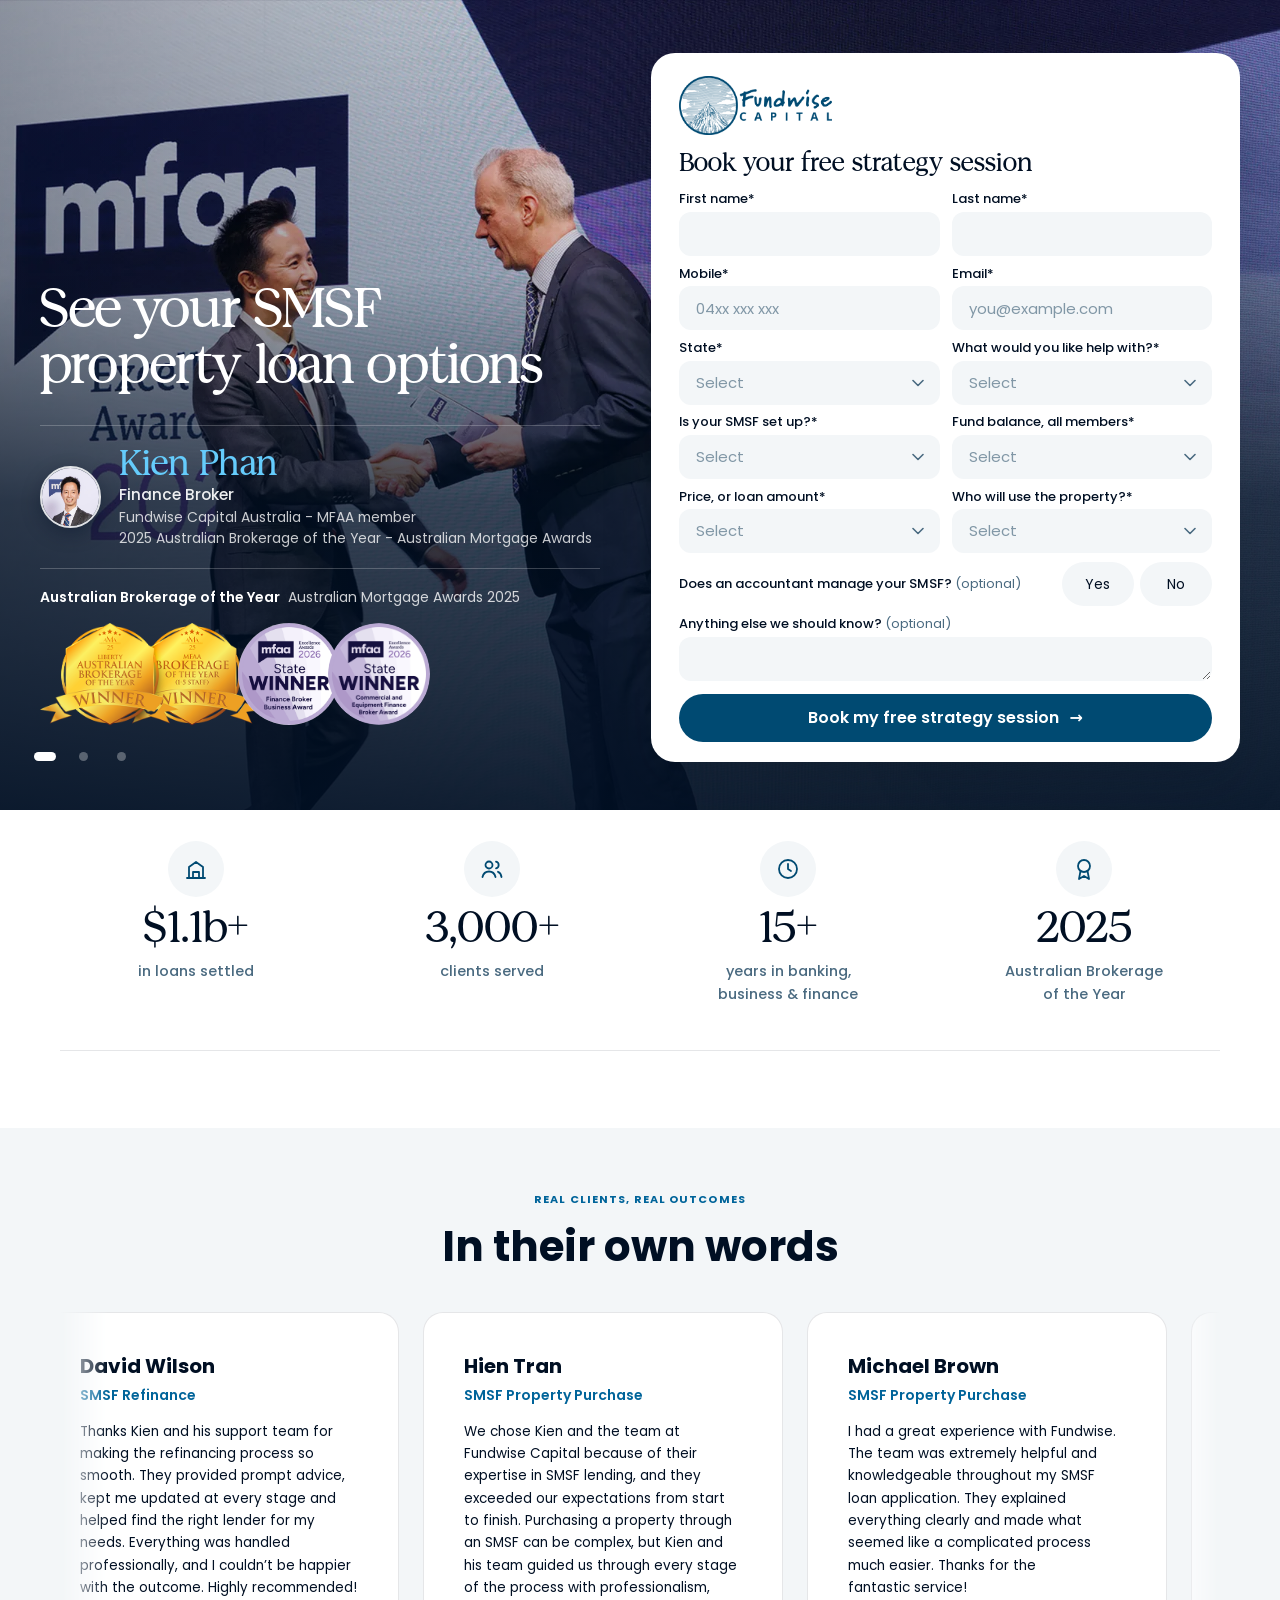
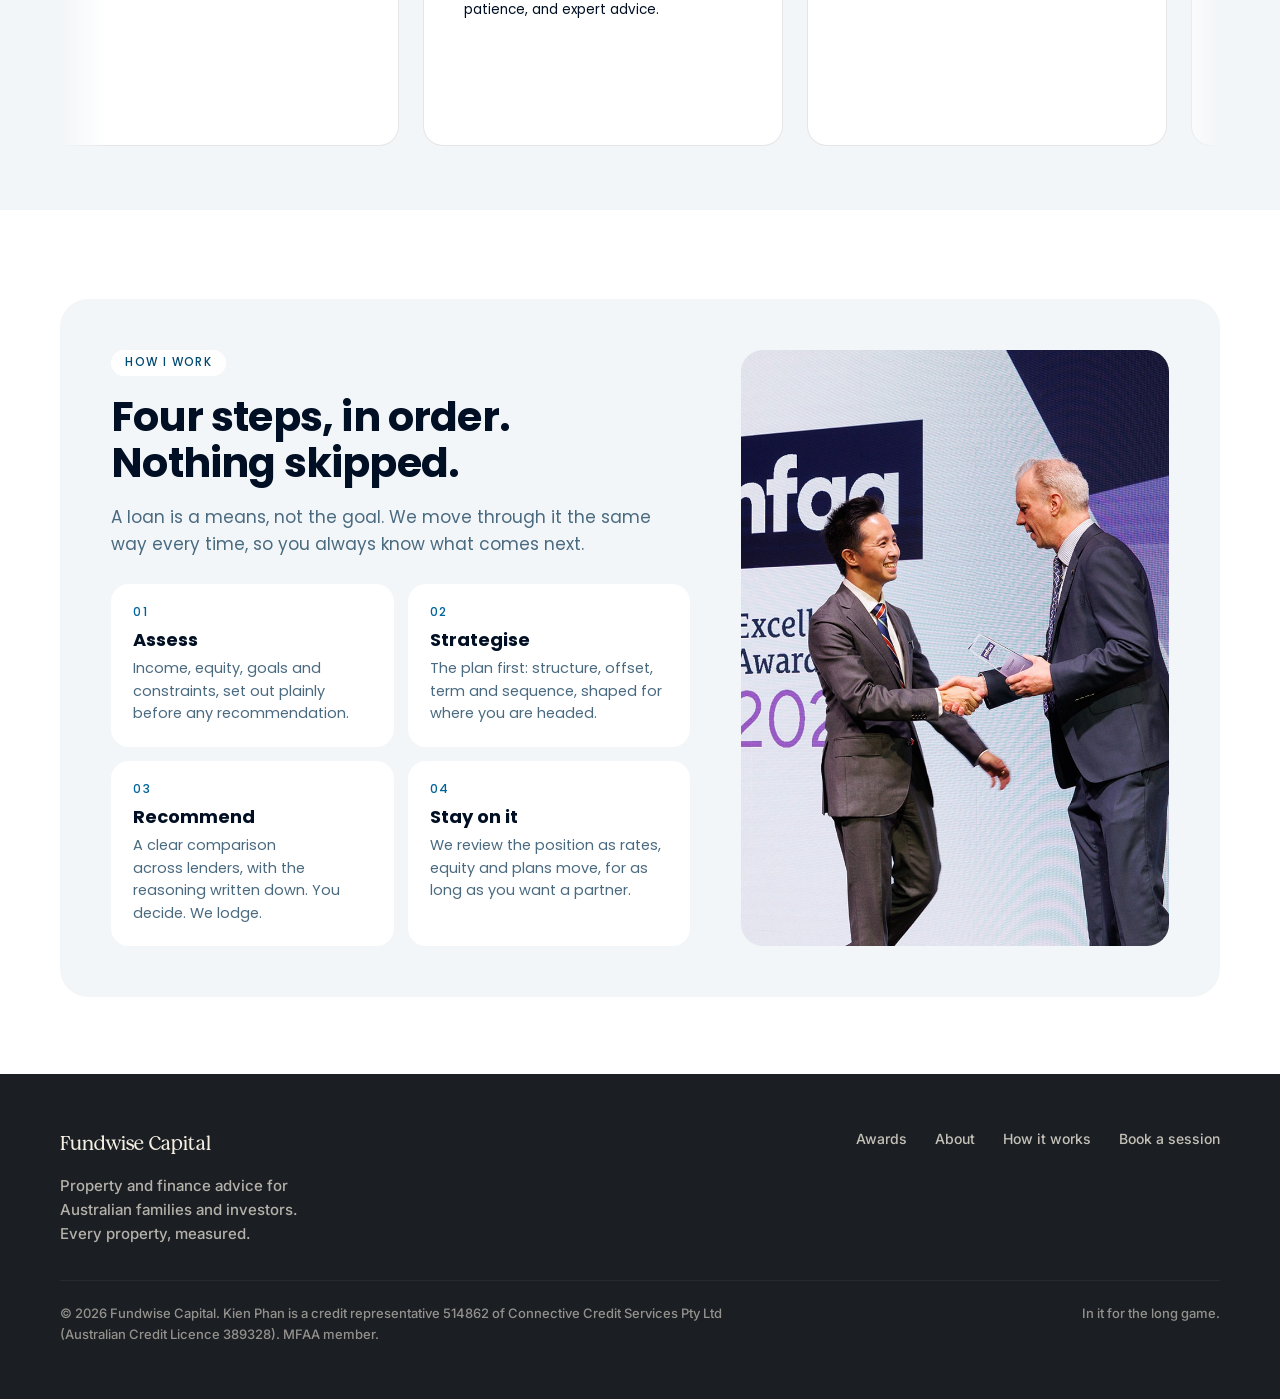
<file: index.html>
<!DOCTYPE html>
<html lang="en-AU">
<head>
<meta charset="UTF-8" />
<meta name="viewport" content="width=device-width, initial-scale=1.0" />
<meta name="robots" content="noindex" />
<title>SMSF property loans | Kien Phan, Fundwise Capital</title>
<link rel="preconnect" href="https://fonts.googleapis.com" />
<link rel="preconnect" href="https://fonts.gstatic.com" crossorigin />
<link href="https://fonts.googleapis.com/css2?family=Inter:wght@500&family=Poppins:wght@400;500;600;700&display=swap" rel="stylesheet" />
<!-- Where a visitor from the quiz goes back to if they reload this page (see mode.js). -->
<meta name="kp-quiz" content="https://demo-kp-smsf-quizz.vercel.app/" />
<script src="assets/js/mode.js"></script>
<link rel="stylesheet" href="assets/css/landing.css" />
</head>
<body>


<main>
  <!-- 1. Hero + full form -->
  <section class="hero" aria-labelledby="heroTitle">
    <div class="hero__media" id="heroSlides" aria-hidden="true">
      <img class="hero__slide hero__slide--1 is-active" src="assets/img/hero/slide-1-handshake.webp" alt="" fetchpriority="high" />
      <img class="hero__slide hero__slide--2" src="assets/img/hero/slide-2-team.webp" alt="" />
      <img class="hero__slide hero__slide--3" src="assets/img/hero/slide-3-award.webp" alt="" />
      <img class="hero__slide hero__slide--4" src="assets/img/hero/slide-4-podium.webp" alt="" />
    </div>
    <!-- white logo: only shown on the version reached from the quiz, which has no form (the form carries the logo) -->
    <div class="hero__brand" data-enter><img class="logo" src="assets/img/logo-fundwise-white.png" alt="Fundwise Capital" width="900" height="347" /></div>

      <div class="hero__copy" data-enter>
        <!-- DRAFT headline: Content writes the final copy. -->
        <h1 class="hero__headline" id="heroTitle">See your SMSF<br /> property loan options</h1>
        <div class="hero__who-block">
          <img class="hero__avatar" src="assets/img/kien-avatar-mfaa.jpg" alt="" width="398" height="398" />
          <div class="hero__who-text">
            <p class="hero__who-name">Kien Phan</p>
            <p class="hero__role">Finance Broker</p>
            <p class="hero__mfaa">Fundwise Capital Australia - MFAA&nbsp;member</p>
            <p class="hero__mfaa hero__mfaa--award">2025 Australian Brokerage of the Year - Australian Mortgage Awards</p>
          </div>
        </div>
      </div>

      <div class="hero__proof hero-awards" id="awards" data-enter>
        <p class="hero-awards__head"><b>Australian Brokerage of the Year</b> Australian Mortgage Awards 2025</p>
        <div class="hero-awards__stage" id="heroAwards">
          <div class="hero-awards__set is-active" data-set="0">
            <div class="hero-awards__row">
              <img class="hero-awards__badge hero-awards__badge--pair" src="assets/img/awards/award-winner-ama-pair.png" width="565" height="261" alt="Australian Mortgage Awards 2025 Winner, Australian Brokerage of the Year, and Winner, MFAA Brokerage of the Year, 1 to 5 staff" />
              <img class="hero-awards__badge hero-awards__badge--round" src="assets/img/awards/award-winner-3.png" alt="MFAA Excellence Awards 2026 State Winner, Finance Broker Business Award" />
              <img class="hero-awards__badge hero-awards__badge--round" src="assets/img/awards/award-winner-mfaa-commercial.png" width="500" height="500" alt="MFAA Excellence Awards 2026 State Winner, Commercial and Equipment Finance Broker Award" />
            </div>
          </div>
          <div class="hero-awards__set" data-set="1" aria-hidden="true">
            <div class="hero-awards__row">
              <img class="hero-awards__badge hero-awards__badge--wide" src="assets/img/awards/award-finalist-1.png" alt="Australian Mortgage Awards 2025 Excellence Awardee, La Trobe Financial Broker of the Year, Commercial" />
              <img class="hero-awards__badge" src="assets/img/awards/award-finalist-2.png" alt="Commercial Finance Awards 2025 Finalist, Customer Service Broker of the Year" />
              <img class="hero-awards__badge" src="assets/img/awards/award-finalist-3.png" alt="MFAA Excellence Awards 2026 National Finalist, Commercial and Equipment Finance Broker Award" />
              <img class="hero-awards__badge" src="assets/img/awards/award-finalist-10.png" alt="MFAA Excellence Awards 2026 National Finalist, Finance Broker Business Award" />
            </div>
          </div>
          <div class="hero-awards__set" data-set="2" aria-hidden="true">
            <div class="hero-awards__row">
              <img class="hero-awards__badge" src="assets/img/awards/award-finalist-4.png" alt="MFAA Excellence Awards 2026 State Finalist, Diversified Business Award" />
              <img class="hero-awards__badge" src="assets/img/awards/award-finalist-6.png" alt="MFAA Excellence Awards 2026 State Finalist, Residential Finance Broker Award" />
              <img class="hero-awards__badge" src="assets/img/awards/award-finalist-8.png" alt="The Adviser Better Business Awards 2026 Finalist, Best Finance Brokerage (Office), VIC/TAS" />
              <img class="hero-awards__badge" src="assets/img/awards/award-finalist-9.png" alt="The Adviser Better Business Awards 2026 Finalist, Best Residential Broker, VIC/TAS" />
            </div>
          </div>
        </div>
        <div class="hero-awards__dots" role="group" aria-label="Award groups">
          <button type="button" class="hero-awards__dot is-active" data-goto="0" aria-label="Show award winner awards" aria-pressed="true"></button>
          <button type="button" class="hero-awards__dot" data-goto="1" aria-label="Show national finalist awards" aria-pressed="false"></button>
          <button type="button" class="hero-awards__dot" data-goto="2" aria-label="Show state finalist awards" aria-pressed="false"></button>
        </div>
      </div>

      <div class="hero__form" id="book" data-enter>
        <div class="form-card">
          <img class="form-card__logo" src="assets/img/logo-fundwise.png" alt="Fundwise Capital" width="900" height="347" />
          <h2 class="form-card__title">Book your free strategy session</h2>

          <form class="lead-form" id="leadForm" novalidate data-page="smsf">
            <label class="f">
              <span class="f__label">First name*</span>
              <input type="text" name="first_name" autocomplete="given-name" maxlength="200" required />
            </label>
            <label class="f">
              <span class="f__label">Last name*</span>
              <input type="text" name="last_name" autocomplete="family-name" maxlength="200" required />
            </label>
            <label class="f f--wide-mobile">
              <span class="f__label">Mobile*</span>
              <input type="tel" name="mobile" autocomplete="tel" inputmode="tel" maxlength="20" placeholder="04xx xxx xxx" required />
            </label>
            <label class="f f--wide-mobile">
              <span class="f__label">Email*</span>
              <input type="email" name="email" autocomplete="email" maxlength="254" placeholder="you@example.com" required />
            </label>
            <label class="f">
              <span class="f__label">State*</span>
              <select name="state" required>
                <option value="" disabled selected>Select</option>
                <option>ACT</option><option>NSW</option><option>NT</option><option>QLD</option>
                <option>SA</option><option>TAS</option><option>VIC</option><option>WA</option>
              </select>
            </label>
            <label class="f">
              <span class="f__label">What would you like help&nbsp;with?*</span>
              <select name="smsf_goal" required>
                <option value="" disabled selected>Select</option>
                <option>Buy premises for my own business</option>
                <option>Buy commercial property as an investment</option>
                <option>Refinance my SMSF&rsquo;s existing loan</option>
                <option>Not sure yet</option>
              </select>
            </label>
            <label class="f">
              <span class="f__label">Is your SMSF set up?*</span>
              <select name="smsf_setup" required>
                <option value="" disabled selected>Select</option>
                <option>Yes</option>
                <option>Being set up with my accountant</option>
                <option>Not yet</option>
              </select>
            </label>
            <label class="f">
              <span class="f__label">Fund balance, all members*</span>
              <select name="fund_balance" required>
                <option value="" disabled selected>Select</option>
                <option>Under $200k</option>
                <option>$200k to $400k</option>
                <option>$400k to $750k</option>
                <option>$750k+</option>
                <option>Prefer not to say</option>
              </select>
            </label>
            <label class="f">
              <span class="f__label">Price, or loan amount*</span>
              <select name="price_band" required>
                <option value="" disabled selected>Select</option>
                <option>Under $500k</option>
                <option>$500k to $1m</option>
                <option>$1m to $2m</option>
                <option>$2m+</option>
                <option>Not sure</option>
              </select>
            </label>
            <label class="f">
              <span class="f__label">Who will use the property?*</span>
              <select name="property_use" required>
                <option value="" disabled selected>Select</option>
                <option>My own business</option>
                <option>A business tenant I&rsquo;m not related to</option>
                <option>Not decided yet</option>
              </select>
            </label>
            <fieldset class="yn">
              <legend>Does an accountant manage your SMSF? <i>(optional)</i></legend>
              <div class="yn__opts">
                <label><input type="radio" name="has_accountant" value="Yes" /><span>Yes</span></label>
                <label><input type="radio" name="has_accountant" value="No" /><span>No</span></label>
              </div>
            </fieldset>
            <label class="f f--full">
              <span class="f__label">Anything else we should know? <i>(optional)</i></span>
              <textarea name="message" rows="1" maxlength="2000"></textarea>
            </label>
            <div class="gotcha" aria-hidden="true">
              <label>Leave this field empty <input type="text" name="_gotcha" tabindex="-1" autocomplete="off" /></label>
            </div>
            <p class="form-status" role="status" data-form-status></p>
            <button type="submit" class="btn">Book my free strategy session</button>
          </form>
        </div>
      </div>
  </section>

  <!-- 2. Stats -->
  <section class="wrap" id="next" aria-label="Kien Phan in numbers">
    <div class="stats">
      <div class="stat">
        <span class="icon-dot"><svg viewBox="0 0 24 24" fill="none" stroke="currentColor" stroke-width="1.8" stroke-linecap="round" stroke-linejoin="round" aria-hidden="true"><path d="M3 21h18M5 21V10l7-5 7 5v11M9 21v-6h6v6"/></svg></span>
        <p class="stat__num">$1.1b+</p><p class="stat__cap">in loans settled</p>
      </div>
      <div class="stat">
        <span class="icon-dot"><svg viewBox="0 0 24 24" fill="none" stroke="currentColor" stroke-width="1.8" stroke-linecap="round" stroke-linejoin="round" aria-hidden="true"><circle cx="9" cy="8" r="3.5"/><path d="M2.5 20c.8-3.5 3.4-5.5 6.5-5.5s5.7 2 6.5 5.5"/><path d="M16 4.6a3.5 3.5 0 0 1 0 6.8M18 14.8c1.9.7 3.1 2.5 3.5 5.2"/></svg></span>
        <p class="stat__num">3,000+</p><p class="stat__cap">clients served</p>
      </div>
      <div class="stat">
        <span class="icon-dot"><svg viewBox="0 0 24 24" fill="none" stroke="currentColor" stroke-width="1.8" stroke-linecap="round" stroke-linejoin="round" aria-hidden="true"><circle cx="12" cy="12" r="9"/><path d="M12 7v5l3 2"/></svg></span>
        <p class="stat__num">15+</p><p class="stat__cap">years in banking, business&nbsp;&amp;&nbsp;finance</p>
      </div>
      <div class="stat">
        <span class="icon-dot"><svg viewBox="0 0 24 24" fill="none" stroke="currentColor" stroke-width="1.8" stroke-linecap="round" stroke-linejoin="round" aria-hidden="true"><circle cx="12" cy="9" r="6"/><path d="M8.5 13.8L7 22l5-3 5 3-1.5-8.2"/></svg></span>
        <p class="stat__num">2025</p><p class="stat__cap">Australian Brokerage of the&nbsp;Year</p>
      </div>
    </div>
  </section>

  <!-- 3. Reviews: the kienphan.com.au testimonials section, recoloured -->
  <section class="testimonials" id="reviews" data-reveal aria-labelledby="revTitle">
    <div class="testimonials__head">
      <span class="eyebrow eyebrow--bronze">REAL CLIENTS, REAL OUTCOMES</span>
      <h2 class="testimonials__title" id="revTitle">In their own words</h2>
    </div>
    <div class="reviews">
      <div class="review-card">
        <div class="review-card__head">
          <p class="review-card__name">David Wilson</p>
          <p class="review-card__detail">SMSF Refinance</p>
        </div>
        <p class="review-card__quote">Thanks Kien and his support team for making the refinancing process so smooth. They provided prompt advice, kept me updated at every stage and helped find the right lender for my needs. Everything was handled professionally, and I couldn&rsquo;t be happier with the outcome. Highly&nbsp;recommended!</p>
      </div>
      <!-- placed second so it sits in the middle of the row on desktop when the page opens -->
      <div class="review-card">
        <div class="review-card__head">
          <p class="review-card__name">Hien Tran</p>
          <p class="review-card__detail">SMSF Property Purchase</p>
        </div>
        <p class="review-card__quote">We chose Kien and the team at Fundwise Capital because of their expertise in SMSF lending, and they exceeded our expectations from start to finish. Purchasing a property through an SMSF can be complex, but Kien and his team guided us through every stage of the process with professionalism, patience, and expert&nbsp;advice.</p>
      </div>
      <div class="review-card">
        <div class="review-card__head">
          <p class="review-card__name">Michael Brown</p>
          <p class="review-card__detail">SMSF Property Purchase</p>
        </div>
        <p class="review-card__quote">I had a great experience with Fundwise. The team was extremely helpful and knowledgeable throughout my SMSF loan application. They explained everything clearly and made what seemed like a complicated process much easier. Thanks for the fantastic&nbsp;service!</p>
      </div>
      <div class="review-card">
        <div class="review-card__head">
          <p class="review-card__name">Andrew Le</p>
          <p class="review-card__detail">SMSF Investment Property Purchase</p>
        </div>
        <p class="review-card__quote">Big thanks to Kien and the team for all their hard work in helping me secure my SMSF loan. Communication was excellent, and they were always available to answer my questions. Their professionalism and dedication made a huge difference. Would definitely&nbsp;recommend!</p>
      </div>
      <div class="review-card">
        <div class="review-card__head">
          <p class="review-card__name">James Pham</p>
          <p class="review-card__detail">SMSF Commercial Property Purchase</p>
        </div>
        <p class="review-card__quote">Kien and his team at Fundwise did an amazing job helping me with my SMSF loan. They understood my requirements, explored suitable lending options and guided me through the process from start to finish. Very professional team and excellent customer service. Thank&nbsp;you!</p>
      </div>
    </div>
  </section>

  <!-- 4. How I work -->
  <section class="wrap section-pad-top" id="how-it-works" aria-labelledby="howTitle">
    <div class="band">
      <div class="band__copy">
        <span class="pill-label">How I work</span>
        <h2 class="section-title" id="howTitle">Four steps, in order. Nothing&nbsp;skipped.</h2>
        <p class="lede">A loan is a means, not the goal. We move through it the same way every time, so you always know what comes next.</p>
        <ol class="steps">
          <li class="step"><span class="step__num">01</span><p class="step__title">Assess</p><p class="step__body">Income, equity, goals and constraints, set out plainly before any&nbsp;recommendation.</p></li>
          <li class="step"><span class="step__num">02</span><p class="step__title">Strategise</p><p class="step__body">The plan first: structure, offset, term and sequence, shaped for where you are headed.</p></li>
          <li class="step"><span class="step__num">03</span><p class="step__title">Recommend</p><p class="step__body">A clear comparison across lenders, with the reasoning written down. You decide. We&nbsp;lodge.</p></li>
          <li class="step"><span class="step__num">04</span><p class="step__title">Stay on it</p><p class="step__body">We review the position as rates, equity and plans move, for as long as you want a&nbsp;partner.</p></li>
        </ol>
      </div>
      <div class="band__media"><img src="assets/img/hero/hero-1-handshake.jpg" alt="Kien Phan receiving an award at the MFAA Excellence Awards 2026" /></div>
    </div>
  </section>
</main>

<!-- 5. Footer -->
<!-- Footer: the kienphan.com.au footer as it is there (colours, type, links, text). -->
<footer class="footer">
  <div class="footer__row">
    <div class="footer__brand">
      <p class="footer__brand-name">Fundwise Capital</p>
      <p class="footer__tagline">Property and finance advice for<br />Australian families and investors.<br />Every property, measured.</p>
    </div>
    <nav class="footer__links" aria-label="Footer">
      <a href="#awards">Awards</a>
      <a href="#next">About</a>
      <a href="#how-it-works">How it works</a>
      <a class="footer__book" href="#book">Book a session</a>
    </nav>
  </div>
  <div class="footer__fine">
    <p>&copy; 2026 Fundwise Capital. Kien Phan is a credit representative 514862 of Connective Credit Services Pty Ltd (Australian Credit Licence 389328). MFAA member.</p>
    <p>In it for the long game.</p>
  </div>
</footer>

<script src="assets/js/lead.js" defer></script>
<script src="assets/js/smooth-scroll.js" defer></script>
<script src="assets/js/form-a.js" defer></script>
<script src="assets/js/reviews.js" defer></script>
<script src="assets/js/after-quiz.js" defer></script>
<script src="assets/js/hero-awards.js" defer></script>
<script src="assets/js/hero-slides.js" defer></script>
</body>
</html>
</file>
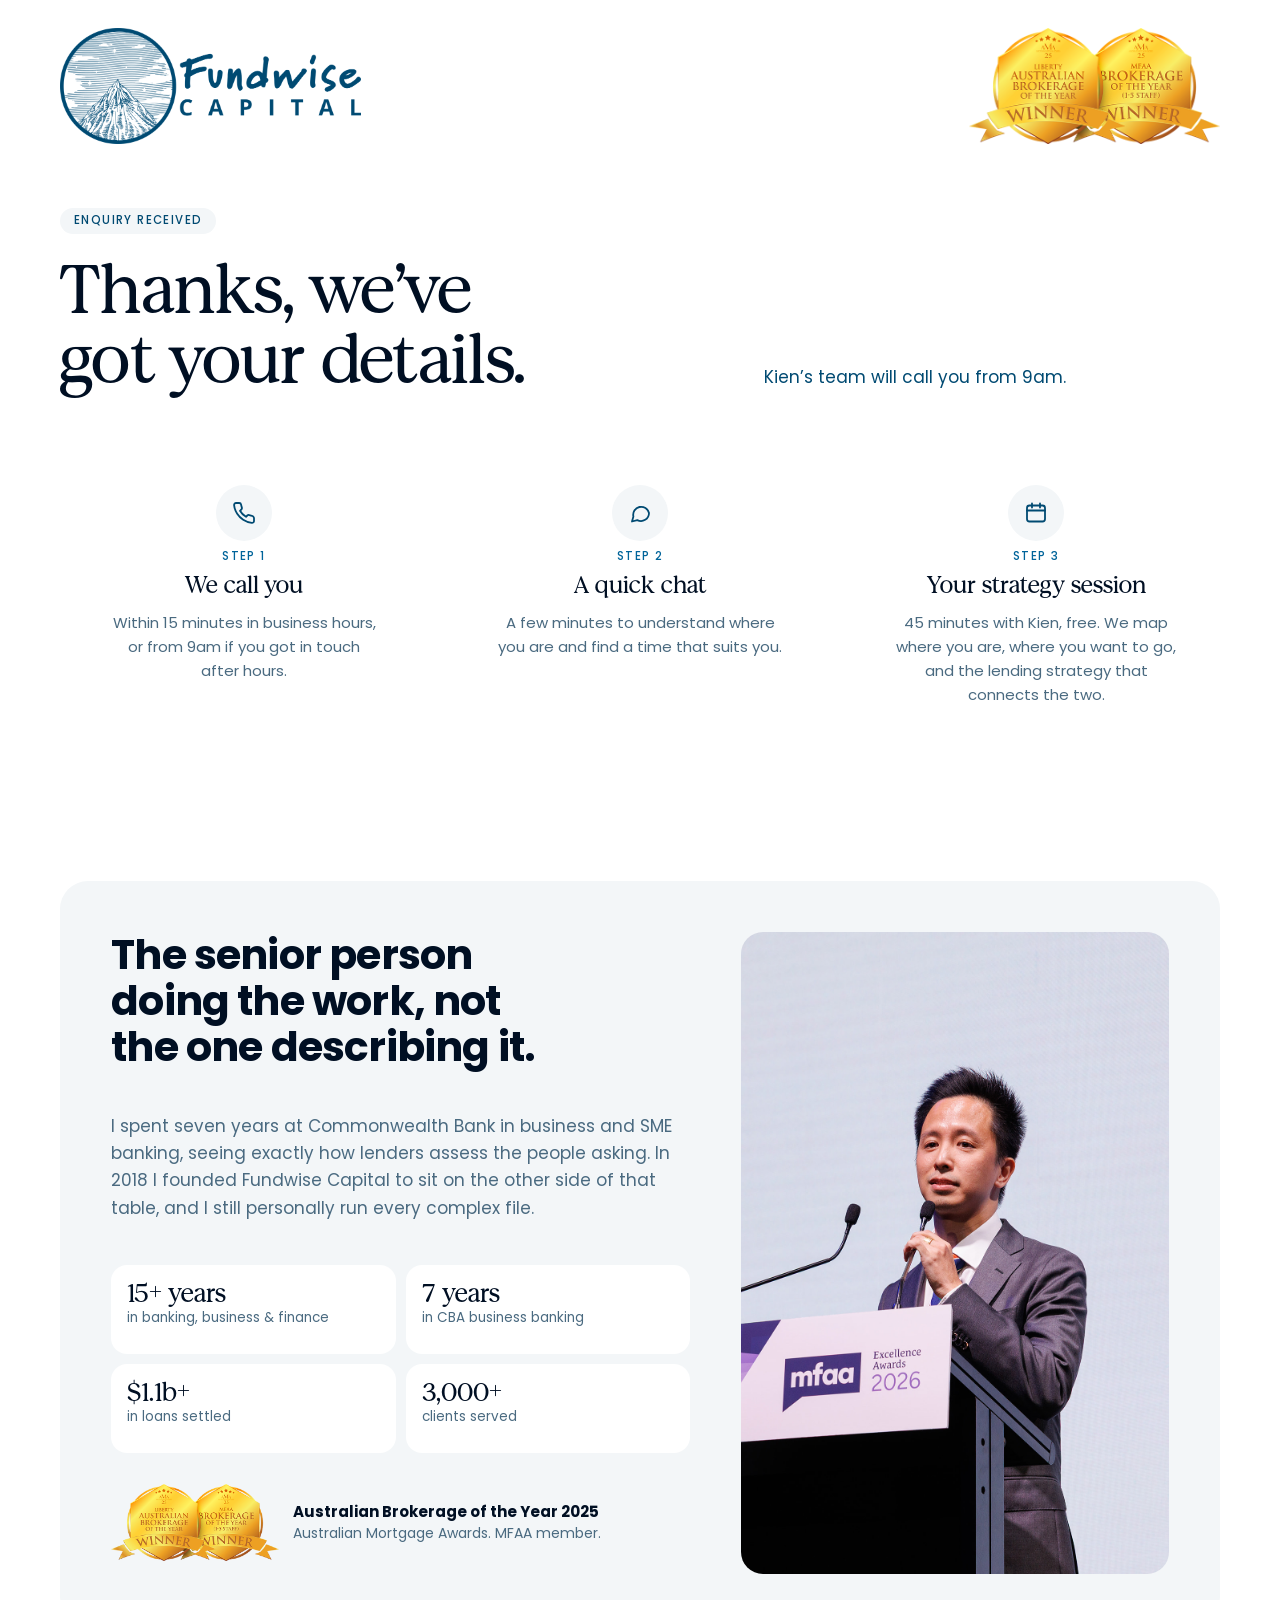
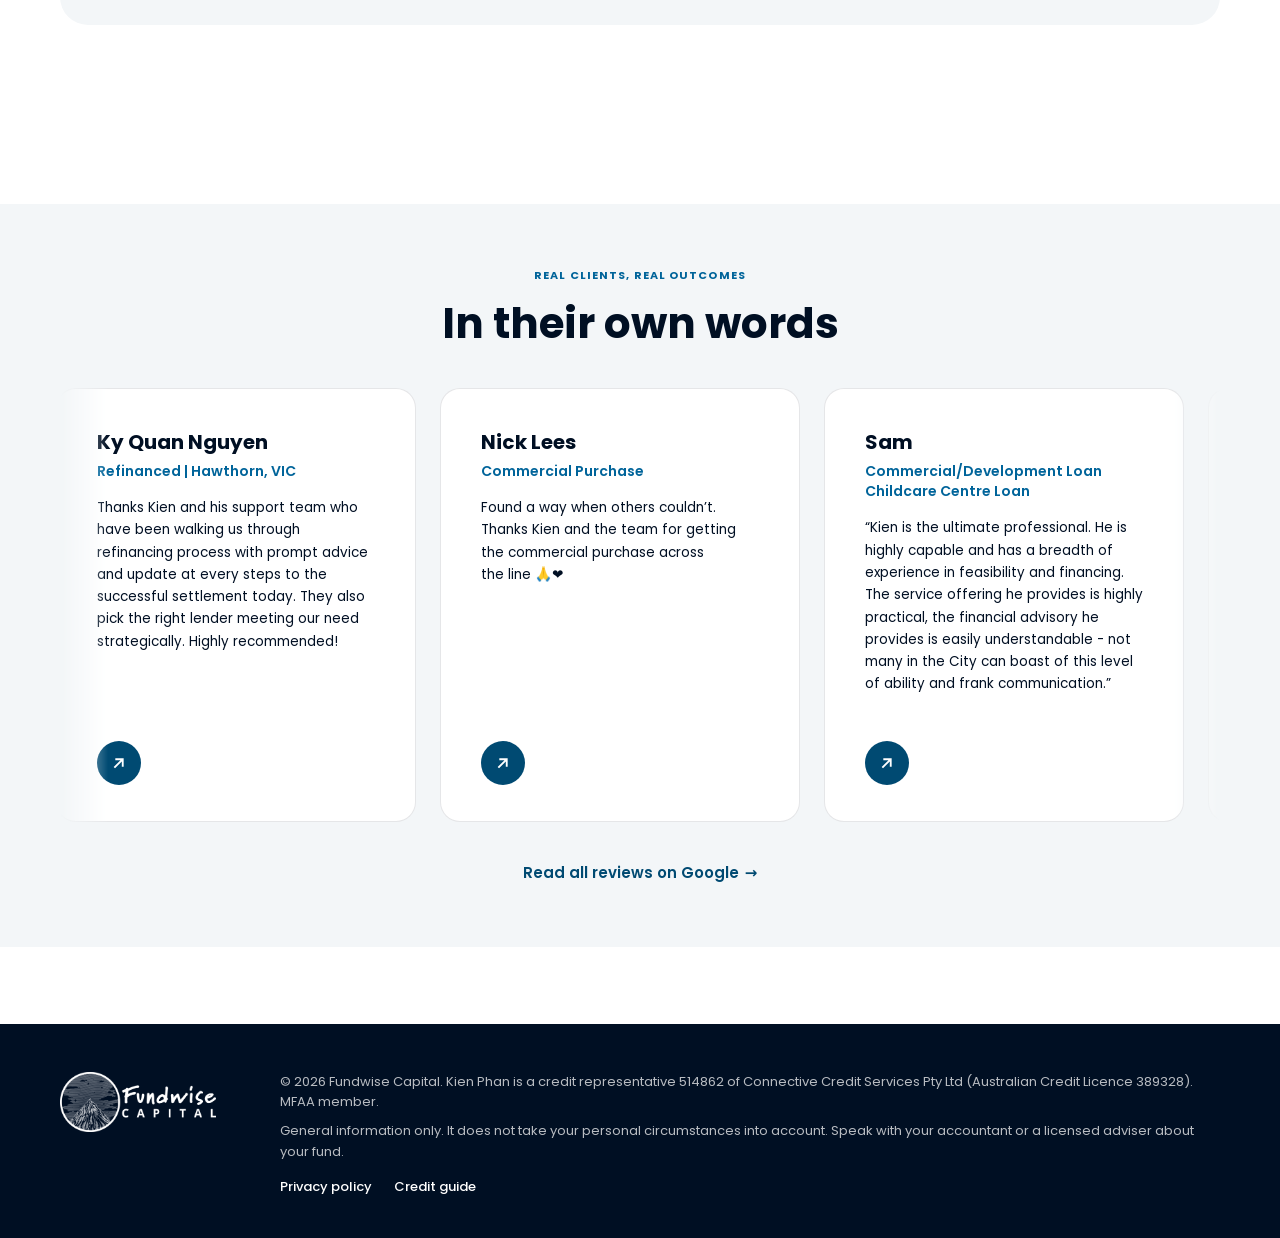
<file: thanks/index.html>
<!DOCTYPE html>
<html lang="en-AU">
<head>
<meta charset="UTF-8" />
<meta name="viewport" content="width=device-width, initial-scale=1.0" />
<meta name="robots" content="noindex" />
<title>Thank you | Kien Phan, Fundwise Capital</title>
<link rel="preconnect" href="https://fonts.googleapis.com" />
<link rel="preconnect" href="https://fonts.gstatic.com" crossorigin />
<link href="https://fonts.googleapis.com/css2?family=Poppins:wght@400;500;600;700&display=swap" rel="stylesheet" />
<link rel="stylesheet" href="../assets/css/landing.css" />
</head>
<body>


<main class="wrap">
  <div class="page-top">
    <img class="logo" src="../assets/img/logo-fundwise.png" alt="Fundwise Capital" width="900" height="347" />
    <img class="award-pair" src="../assets/img/awards-ama-2025.png" alt="Australian Mortgage Awards 2025 Winner: Australian Brokerage of the Year, and MFAA Brokerage of the Year (1 to 5 staff)" width="565" height="261" />
  </div>

  <!-- 1. Confirmation -->
  <div class="intro" data-enter>
    <div class="intro__main">
      <span class="pill-label">Enquiry received</span>
      <h1 class="display" id="tyTitle">Thanks, we&rsquo;ve got your details.</h1>
    </div>
    <p class="intro__aside" id="tyCall">Kien&rsquo;s team will call you within 15 minutes.</p>
  </div>

  <!-- 2. What happens next -->
  <section aria-label="What happens next">
    <ol class="next-row">
      <li class="next">
        <span class="icon-dot"><svg viewBox="0 0 24 24" fill="none" stroke="currentColor" stroke-width="1.8" stroke-linecap="round" stroke-linejoin="round" aria-hidden="true"><path d="M22 16.9v3a2 2 0 0 1-2.2 2 19.8 19.8 0 0 1-8.6-3.1 19.5 19.5 0 0 1-6-6A19.8 19.8 0 0 1 2.1 4.2 2 2 0 0 1 4.1 2h3a2 2 0 0 1 2 1.7c.1.9.4 1.8.7 2.7a2 2 0 0 1-.5 2.1L8 9.8a16 16 0 0 0 6 6l1.3-1.3a2 2 0 0 1 2.1-.4c.9.3 1.8.6 2.7.7a2 2 0 0 1 1.7 2z"/></svg></span>
        <span class="next__step">Step 1</span>
        <h2 class="next__title">We call you</h2>
        <p class="next__body">Within 15 minutes in business hours, or from 9am if you got in touch after hours.</p>
      </li>
      <li class="next">
        <span class="icon-dot"><svg viewBox="0 0 24 24" fill="none" stroke="currentColor" stroke-width="1.8" stroke-linecap="round" stroke-linejoin="round" aria-hidden="true"><path d="M21 12a8 8 0 0 1-11.7 7.1L4 20.5l1.4-4.9A8 8 0 1 1 21 12z"/></svg></span>
        <span class="next__step">Step 2</span>
        <h2 class="next__title">A quick chat</h2>
        <p class="next__body">A few minutes to understand where you are and find a time that suits you.</p>
      </li>
      <li class="next">
        <span class="icon-dot"><svg viewBox="0 0 24 24" fill="none" stroke="currentColor" stroke-width="1.8" stroke-linecap="round" stroke-linejoin="round" aria-hidden="true"><rect x="3" y="4.5" width="18" height="16" rx="2.5"/><path d="M3 9.5h18M8 2.5v4M16 2.5v4"/></svg></span>
        <span class="next__step">Step 3</span>
        <h2 class="next__title">Your strategy session</h2>
        <p class="next__body">45 minutes with Kien, free. We map where you are, where you want to go, and the lending strategy that connects the two.</p>
      </li>
    </ol>
  </section>

  <!-- SMSF only, when "Is your SMSF set up?" = "Not yet" (shown by thanks.js) -->
  <p class="note" id="tySmsfNote" hidden><b>Before the loan, the fund.</b> Talk to your accountant or a licensed adviser about setting up the fund first. We can help with the loan once that&rsquo;s decided.</p>

  <!-- 3. About Kien -->
  <section class="section" aria-labelledby="meetTitle">
    <div class="band">
      <div class="band__copy">
        <h2 class="section-title" id="meetTitle">The senior person doing the work, not the one describing it.</h2>
        <p class="lede">I spent seven years at Commonwealth Bank in business and SME banking, seeing exactly how lenders assess the people asking. In 2018 I founded Fundwise Capital to sit on the other side of that table, and I still personally run every complex file.</p>
        <div class="facts">
          <p class="fact"><b>15+ years</b>in banking, business&nbsp;&amp;&nbsp;finance</p>
          <p class="fact"><b>7 years</b>in CBA business&nbsp;banking</p>
          <p class="fact"><b>$1.1b+</b>in loans&nbsp;settled</p>
          <p class="fact"><b>3,000+</b>clients&nbsp;served</p>
        </div>
        <div class="award-line award-line--pair">
          <img src="../assets/img/awards-ama-2025.png" alt="Australian Mortgage Awards 2025 Winner: Australian Brokerage of the Year, and MFAA Brokerage of the Year (1 to 5 staff)" />
          <p><b>Australian Brokerage of the Year 2025</b>Australian Mortgage Awards. MFAA&nbsp;member.</p>
        </div>
      </div>
      <div class="band__media band__media--podium"><img src="../assets/img/hero-kien.jpg" alt="Kien Phan speaking at the MFAA Excellence Awards 2026" /></div>
    </div>
  </section>
</main>

<!-- 4. Reviews: the same section as the SMSF form page -->
  <section class="testimonials" data-reveal aria-labelledby="revTitle">
    <div class="testimonials__head">
      <span class="eyebrow eyebrow--bronze">REAL CLIENTS, REAL OUTCOMES</span>
      <h2 class="testimonials__title" id="revTitle">In their own words</h2>
    </div>
    <div class="reviews">
      <a class="review-card" href="https://share.google/390pCrVuy6lVlnPod" target="_blank" rel="noopener noreferrer">
        <div class="review-card__head">
          <p class="review-card__name">Ky Quan&nbsp;Nguyen</p>
          <p class="review-card__detail">Refinanced | Hawthorn, VIC</p>
        </div>
        <p class="review-card__quote">Thanks Kien and his support team who have been walking us through refinancing process with prompt advice and update at every steps to the successful settlement today. They also pick the right lender meeting our need strategically. Highly&nbsp;recommended!</p>
        <img class="review-card__icon" src="../assets/img/review-arrow.svg" alt="" />
      </a>
      <a class="review-card" href="https://share.google/45KIas3UKwX6n448Y" target="_blank" rel="noopener noreferrer">
        <div class="review-card__head">
          <p class="review-card__name">Nick Lees</p>
          <p class="review-card__detail">Commercial Purchase</p>
        </div>
        <p class="review-card__quote">Found a way when others couldn&rsquo;t. Thanks Kien and the team for getting the commercial purchase across the&nbsp;line&nbsp;🙏❤️</p>
        <img class="review-card__icon" src="../assets/img/review-arrow.svg" alt="" />
      </a>
      <a class="review-card" href="https://www.fundwisecapital.com.au/testimonials" target="_blank" rel="noopener noreferrer">
        <div class="review-card__head">
          <p class="review-card__name">Sam</p>
          <p class="review-card__detail">Commercial/Development Loan<br />Childcare Centre&nbsp;Loan</p>
        </div>
        <p class="review-card__quote">&ldquo;Kien is the ultimate professional. He is highly capable and has a breadth of experience in feasibility and&nbsp;financing. The service offering he provides is highly practical, the financial advisory he provides is easily understandable - not many in the City can boast of this level of ability and frank&nbsp;communication.&rdquo;</p>
        <img class="review-card__icon" src="../assets/img/review-arrow.svg" alt="" />
      </a>
      <a class="review-card" href="https://maps.app.goo.gl/U2x3PpBThPoV8mjy7" target="_blank" rel="noopener noreferrer">
        <div class="review-card__head">
          <p class="review-card__name">Ammy Ph&#7841;m</p>
          <p class="review-card__detail">Home Loan</p>
        </div>
        <p class="review-card__quote">Highly recommend Kien Phan and his team at Fundwise Capital. They were professional, responsive and extremely helpful throughout our home loan process. Kien always explained everything clearly, kept us updated and made the whole process smooth and stress-free. We really appreciate all the hard work and support from Kien and the team. Thank you so much!</p>
        <img class="review-card__icon" src="../assets/img/review-arrow.svg" alt="" />
      </a>
      <a class="review-card" href="https://maps.app.goo.gl/hFha3xcuhGBTMSJH7" target="_blank" rel="noopener noreferrer">
        <div class="review-card__head">
          <p class="review-card__name">Iriskr Iriskr</p>
          <p class="review-card__detail">First Home Buyer</p>
        </div>
        <p class="review-card__quote">We had a great experience working with Fundwise Capital, especially Kien and Hai, throughout our home-buying journey. They were very professional, responsive and supportive from start to finish.</p>
        <img class="review-card__icon" src="../assets/img/review-arrow.svg" alt="" />
      </a>
      <a class="review-card" href="https://maps.app.goo.gl/FfLdqRbPNAqM858bA" target="_blank" rel="noopener noreferrer">
        <div class="review-card__head">
          <p class="review-card__name">Thao Le</p>
          <p class="review-card__detail">Refinance</p>
        </div>
        <p class="review-card__quote">Our refinance journey was made smooth and stress-free thanks to the outstanding support of the broker team. They worked tirelessly to secure a better outcome for our family and guided us through every stage with patience, honesty, and&nbsp;expertise.</p>
        <img class="review-card__icon" src="../assets/img/review-arrow.svg" alt="" />
      </a>
    </div>
    <a href="https://maps.app.goo.gl/hb3D3jrEcQQXodLG8" class="link-arrow" target="_blank" rel="noopener noreferrer">Read all reviews on Google <span class="arrow">→</span></a>
  </section>

<footer class="site-foot">
  <div class="wrap site-foot__row">
    <img class="logo" src="../assets/img/logo-fundwise-white.png" alt="Fundwise Capital" width="900" height="347" />
    <div class="site-foot__fine">
      <p>&copy; 2026 Fundwise Capital. Kien Phan is a credit representative 514862 of Connective Credit Services Pty Ltd (Australian Credit Licence 389328). MFAA member.</p>
      <p>General information only. It does not take your personal circumstances into account. Speak with your accountant or a licensed adviser about your fund.</p>
      <!-- TODO: real privacy policy and credit guide URLs. -->
      <nav class="site-foot__links" aria-label="Legal"><a href="#">Privacy policy</a><a href="#">Credit guide</a></nav>
    </div>
  </div>
</footer>

<script src="../assets/js/thanks.js" defer></script>
<script src="../assets/js/reviews.js" defer></script>
</body>
</html>
</file>
<file: assets/css/landing.css>
/* Home loans + SMSF ad landing pages.
   Shapes and type follow kienphan.com.au: pill buttons, 16 to 28px card radius, MADE Awelier
   serif for display headlines and big numbers, Inter for section titles and body, JetBrains
   Mono for small kicker labels, Real Kien Phan Display for the wordmark.
   Colour follows Fundwise Capital: Fundwise navy for type, buttons and labels, ice blue and
   silver for soft panels, pale gold only for small highlights. No background patterns. */

@font-face { font-family: "MADE Awelier"; src: url("../font/MADEAwelierPERSONALUSE-Light.otf") format("opentype"); font-weight: 300; font-display: swap; }
@font-face { font-family: "MADE Awelier"; src: url("../font/MADEAwelierPERSONALUSE-Regular.otf") format("opentype"); font-weight: 400; font-display: swap; }
@font-face { font-family: "Real Kien Phan Display"; src: url("../font/RealKienPhanDisplay-Bold.otf") format("opentype"); font-weight: 700; font-display: swap; }

:root {
  --ink: #000F23;        /* Fundwise deep */
  --navy: #004A72;       /* Fundwise navy */
  --ocean: #00649A;
  --muted: #4A6A80;      /* navy toned down for secondary text, passes AA on white */
  --soft: #74B4D4;
  --ice: #D6E4EF;
  --mist: #EAF2F8;
  --panel: #F3F6F8;      /* silver light, the soft panel colour */
  --line: rgba(0, 15, 35, .10);
  --gold-soft: #FFF5DA;
  --star: #C9A43F;
  --white: #FFFFFF;
  --danger: #A3261B;

  --serif: "MADE Awelier", Georgia, serif;
  --sans: "Poppins", system-ui, -apple-system, sans-serif;   /* Fundwise brand typeface */
  --mono: "Poppins", system-ui, sans-serif;   /* small uppercase labels, now in the brand face too */

  --wrap: 1240px;
  --gutter: clamp(16px, 4vw, 40px);
}

*, *::before, *::after { box-sizing: border-box; }
[hidden] { display: none !important; }
html { -webkit-text-size-adjust: 100%; scroll-behavior: smooth; }
body { margin: 0; background: var(--white); color: var(--ink); font: 400 16px/1.6 var(--sans); -webkit-font-smoothing: antialiased; }
img { max-width: 100%; display: block; }
p, h1, h2, h3, figure, blockquote { margin: 0; }
ul, ol { margin: 0; padding: 0; list-style: none; }
a { color: inherit; }
button, input, select, textarea { font: inherit; color: inherit; }
:focus-visible { outline: 2px solid var(--ocean); outline-offset: 3px; }

.wrap { width: 100%; max-width: var(--wrap); margin: 0 auto; padding-inline: var(--gutter); }

/* no stranded last words: let the browser balance the last lines of running text */
p, li, blockquote, figcaption, legend, label, .opt, .f__label, .btn { text-wrap: pretty; }
h1, h2, h3 { text-wrap: balance; }

/* ---------- shared pieces ---------- */
.pill-label {
  display: inline-flex; align-items: center; gap: 8px;
  padding: 7px 14px; border-radius: 100px;
  background: var(--panel); color: var(--navy);
  font: 500 11.5px/1 var(--mono); letter-spacing: 1.4px; text-transform: uppercase;
}
.pill-label--light { background: rgba(255, 255, 255, .16); color: var(--white); border: 1px solid rgba(255, 255, 255, .35); }
.pill-label__rule { width: 1px; height: 13px; background: currentColor; opacity: .4; }

.display { font: 400 clamp(38px, 5.4vw, 72px)/1.02 var(--serif); letter-spacing: -.01em; color: var(--ink); text-wrap: balance; }
.section-title { font: 700 clamp(28px, 3.2vw, 42px)/1.12 var(--sans); letter-spacing: -.02em; color: var(--ink); text-wrap: balance; }
.lede { font-size: 17px; line-height: 1.6; color: var(--muted); max-width: 46ch; }

.btn {
  display: inline-flex; align-items: center; justify-content: center; gap: 10px;
  min-height: 52px; padding: 14px 28px;
  border: 0; border-radius: 100px;
  background: var(--navy); color: var(--white);
  font: 600 15px/1.2 var(--sans); text-decoration: none; white-space: nowrap;
  cursor: pointer; transition: background-color .25s ease-out, transform .25s ease-out;
}
.btn::after { content: "\2192"; transition: transform .25s ease-out; }
.btn:hover { background: var(--ink); transform: translateY(-1px); box-shadow: 0 8px 20px rgba(0, 15, 35, .18); }
.btn:hover::after { transform: translateX(4px); }
.btn:active { transform: translateY(0) scale(.98); box-shadow: none; }
.btn[disabled] { opacity: .6; cursor: progress; }
.btn--sm { min-height: 42px; padding: 10px 20px; font-size: 14px; }

/* ---------- brand (no header bar: the logo sits on the hero or above the intro) ---------- */
.brand { display: inline-flex; align-items: center; gap: 10px; text-decoration: none; color: var(--navy); }
.brand__mark { width: 34px; height: 27px; flex: none; }
.brand__text { display: grid; line-height: 1; }
.brand__name { font: 700 21px/1 "Real Kien Phan Display", var(--serif); color: var(--ink); }
.brand__sub { margin-top: 4px; font: 500 9.5px/1 var(--mono); letter-spacing: 1.6px; text-transform: uppercase; color: var(--muted); white-space: nowrap; }
.brand--light { color: var(--white); }
.brand--light .brand__name { color: var(--white); }
.brand--light .brand__sub { color: rgba(255, 255, 255, .78); }
.logo { display: block; height: 60px; width: auto; }
.hero__brand .logo { height: clamp(44px, calc(var(--u, 1vh) * 6.4), 60px); }
.site-foot .logo { height: 60px; }
.award-pair { display: block; height: 72px; width: auto; }
.page-top { display: flex; align-items: center; justify-content: space-between; gap: 16px; padding-top: 28px; }
.award-chip { display: inline-flex; align-items: center; gap: 8px; font-size: 13px; font-weight: 500; color: var(--navy); background: var(--gold-soft); border-radius: 100px; padding: 8px 14px; white-space: nowrap; }
.award-chip svg { width: 14px; height: 14px; color: var(--star); }

/* ---------- hero (version A): full-bleed photograph, the form floating on it ---------- */
.hero {
  --edge: max(var(--gutter), calc((100vw - var(--wrap)) / 2 + var(--gutter)));
  position: relative; isolation: isolate; overflow: hidden;
  height: 100vh; height: 100svh; min-height: 620px;
  display: grid; grid-template-columns: minmax(0, 1fr) minmax(380px, 430px); grid-template-rows: auto 1fr auto auto;
  column-gap: clamp(32px, 5vw, 80px);
  padding: clamp(20px, calc(var(--u, 1vh) * 3.2), 32px) var(--edge) clamp(24px, calc(var(--u, 1vh) * 4.5), 48px);
}
.hero__media { position: absolute; inset: 0; z-index: -1; overflow: hidden; background: var(--ink); }
.hero__media img { width: 100%; height: 100%; object-fit: cover; object-position: 50% 50%; animation: hero-settle 1.6s cubic-bezier(.2, .7, .2, 1) both; }
.hero__media::after { content: ""; position: absolute; inset: 0; background:
  linear-gradient(to right, rgba(0, 15, 35, .92) 0%, rgba(0, 25, 50, .8) 30%, rgba(0, 40, 70, .25) 55%, rgba(0, 40, 70, .1) 70%, rgba(0, 15, 35, .35) 100%),
  linear-gradient(to top, rgba(0, 15, 35, .6) 0%, rgba(0, 15, 35, 0) 40%); }
/* desktop: keep the text column clear of the form */
@media (min-width: 901px) {
  .hero { --inner: calc(min(100vw, var(--wrap)) - 2 * var(--gutter)); --form-w: clamp(420px, 42vw, 620px); grid-template-columns: minmax(0, 1fr) var(--form-w); }
  .hero__media::after { background:
    linear-gradient(to top, rgba(0, 15, 35, .92) 0%, rgba(0, 15, 35, .72) 38%, rgba(0, 15, 35, .2) 66%, rgba(0, 15, 35, .05) 100%),
    linear-gradient(to right, rgba(0, 15, 35, .35) 0%, rgba(0, 15, 35, 0) 45%); }
  /* The form is wider than the 430px it used to be; that extra width comes out of the right
     margin first, so the left cluster keeps the room and sizes it had. */
  .hero { padding-right: max(var(--gutter), calc(var(--edge) - (var(--form-w) - 430px))); }
  /* a little shorter than the screen, so the top of the next section peeks in under the hero */
  /* every size inside the hero is measured against its own height, so the content shrinks with it */
  .hero { --hh: max(calc(100svh - 120px), 720px); --u: calc(var(--hh) / 100); height: var(--hh); min-height: 0; }
  .hero .hero__copy, .hero .hero__proof { max-width: calc(var(--inner) - 430px - clamp(32px, 5vw, 80px)); }
  /* badges never wider than the text column: a row is about 4.7 badge-heights wide */
  .hero .hero-awards__badge { height: min(clamp(100px, min(10vw, calc(var(--u, 1vh) * 17)), 170px), calc((var(--inner) - 430px - clamp(32px, 5vw, 80px)) / 4.25)); }
}
.hero__brand { grid-column: 1; grid-row: 1; align-self: start; }
.hero__copy { grid-column: 1; grid-row: 3; display: grid; gap: clamp(12px, calc(var(--u, 1vh) * 2), 18px); justify-items: start; color: var(--white); max-width: 560px; }
.hero__title { font: 400 clamp(36px, min(4.2vw, calc(var(--u, 1vh) * 6.4)), 62px)/1.04 var(--serif); letter-spacing: -.01em; color: var(--white); text-wrap: balance; }
.hero__sub { font-size: clamp(15px, calc(var(--u, 1vh) * 2), 17px); line-height: 1.55; color: rgba(255, 255, 255, .9); max-width: 44ch; }
.hero__proof { grid-column: 1; grid-row: 4; display: flex; align-items: center; gap: 28px; margin-top: clamp(18px, calc(var(--u, 1vh) * 3.5), 36px); padding-top: clamp(16px, calc(var(--u, 1vh) * 2.6), 24px); border-top: 1px solid rgba(255, 255, 255, .22); color: var(--white); max-width: 560px; }
.hero__who { font-size: 14px; line-height: 1.5; color: rgba(255, 255, 255, .82); }
.hero__who b { display: block; font: 700 17px/1.3 var(--sans); color: var(--white); }
.hero__award { display: flex; align-items: center; gap: 12px; padding-left: 28px; border-left: 1px solid rgba(255, 255, 255, .22); }
.hero__award img { width: clamp(64px, calc(var(--u, 1vh) * 9), 84px); height: auto; flex: none; }
.hero__award p { font-size: 13.5px; line-height: 1.45; color: rgba(255, 255, 255, .82); }
.hero__award b { display: block; font-size: 14.5px; font-weight: 600; color: var(--white); }
.hero__form { grid-column: 2; grid-row: 1 / 5; align-self: center; }

.hero__role { font: 500 clamp(17px, calc(var(--u, 1vh) * 2.4), 22px)/1.35 var(--sans); color: rgba(255, 255, 255, .92); margin-top: 6px; }
/* role and MFAA membership on one line on wide screens; on phones MFAA drops to its own line */
.hero__sep { margin-inline: .35em; color: rgba(255, 255, 255, .45); font-weight: 300; }
@media (min-width: 901px) { .hero .hero__headline { white-space: nowrap; } .hero .hero__role { white-space: nowrap; font-size: clamp(15px, min(calc(var(--u, 1vh) * 2.4), 1.35vw), 22px); } }
@media (max-width: 900px) { .hero__sep { display: none; } .hero__mfaa { display: block; } }

/* rotating award badges, like the Awards band on kienphan.com.au */
.hero-awards { display: grid; gap: clamp(10px, calc(var(--u, 1vh) * 1.8), 16px); }
.hero-awards__head { font-size: 14px; color: rgba(255, 255, 255, .8); }
.hero-awards__head b { color: var(--white); font-weight: 600; margin-right: 4px; }
.hero-awards__stage { display: grid; }
.hero-awards__set { grid-area: 1 / 1; display: grid; gap: 10px; justify-items: start; opacity: 0; visibility: hidden; transition: opacity .5s ease-in-out, visibility .5s; }
.hero-awards__set.is-active { opacity: 1; visibility: visible; }
.hero-awards__label { font: 500 11px/1 var(--mono); letter-spacing: 1.6px; text-transform: uppercase; color: var(--soft); }
.hero-awards__row { display: flex; align-items: center; flex-wrap: nowrap; padding-inline: 8px; }
.hero-awards__badge { height: clamp(100px, min(10vw, calc(var(--u, 1vh) * 17)), 170px); width: auto; object-fit: contain; margin-inline: -6px; }
.hero-awards__badge--wide { margin-inline: -22px -30px; }
.hero-awards__badge--pair { margin-inline: -8px -18px; }
.hero-awards__badge--round { border-radius: 50%; }
.hero-awards__set.is-active .hero-awards__badge { animation: award-pop .6s cubic-bezier(.16, 1, .3, 1) both; }
.hero-awards__set.is-active .hero-awards__badge:nth-child(2) { animation-delay: .06s; }
.hero-awards__set.is-active .hero-awards__badge:nth-child(3) { animation-delay: .12s; }
.hero-awards__set.is-active .hero-awards__badge:nth-child(4) { animation-delay: .18s; }
@keyframes award-pop { from { transform: scale(.9); opacity: .4; } to { transform: none; opacity: 1; } }
.hero-awards__dots { display: flex; gap: 4px; margin-left: -12px; }
.hero-awards__dot { width: 34px; height: 34px; border: 0; padding: 0; background: none; cursor: pointer; display: grid; place-items: center; }
.hero-awards__dot::before { content: ""; width: 9px; height: 9px; border-radius: 100px; background: rgba(255, 255, 255, .3); transition: background-color .3s, width .3s; }
.hero-awards__dot:hover::before { background: rgba(255, 255, 255, .6); }
.hero-awards__dot.is-active::before { width: 22px; background: var(--white); }

.hero__role { font: 500 clamp(17px, calc(var(--u, 1vh) * 2.4), 22px)/1.35 var(--sans); color: rgba(255, 255, 255, .92); margin-top: 6px; }


/* short laptop screens (768px and less): tighten the form so the hero still fits one screen */
@media (min-width: 901px) and (max-height: 800px) {
  .hero .form-card { padding: 16px 22px 14px; gap: 8px; }
  .hero .form-card__title { font-size: 21px; }
  .hero .lead-form { gap: 5px 12px; }
  .hero .f { gap: 3px; }
  .hero .f__label, .hero .yn legend { font-size: 12px; }
  .hero .f input, .hero .f select { height: 40px; min-height: 40px; padding-block: 7px; }
  .hero .f textarea { min-height: 40px; height: 40px; }
  .hero .yn__opts span { min-height: 38px; padding-block: 6px; }
  .hero .lead-form .btn { min-height: 44px; padding-block: 11px; margin-top: 2px; }
  .hero .form-note { font-size: 12px; }
  .hero .form-legal { font-size: 11px; line-height: 1.35; }
}

/* hero photographs: each dissolves into the next with a soft blur, and pushes in slowly while shown */
.hero__media .hero__slide { position: absolute; inset: 0; width: 100%; height: 100%; object-fit: cover; object-position: 50% 30%;
  --z: 1; transform-origin: var(--ox, 50%) var(--oy, 30%);
  opacity: 0; filter: blur(10px); transform: scale(calc(var(--z) * 1.08)); animation: none;
  transition: opacity 1.6s ease, filter 1.6s ease, transform 7.5s cubic-bezier(.2, .6, .3, 1); }
.hero__media .hero__slide.is-active { opacity: 1; filter: none; transform: scale(var(--z)); }
/* the photos arrive already cropped 16:9 with Kien in the left third, clear of the form */
.hero__media .hero__slide { object-position: 50% 50%; }

/* the hero enters once on load */
@keyframes hero-settle { from { transform: scale(1.06); } to { transform: none; } }
@keyframes rise { from { opacity: 0; transform: translateY(18px); } to { opacity: 1; transform: none; } }
[data-enter] > * { animation: rise .8s cubic-bezier(.2, .7, .2, 1) both; }
[data-enter] > :nth-child(2) { animation-delay: .08s; }
[data-enter] > :nth-child(3) { animation-delay: .16s; }
[data-enter] > :nth-child(4) { animation-delay: .24s; }
.hero__form[data-enter] { animation: rise .9s .2s cubic-bezier(.2, .7, .2, 1) both; }
.hero__form[data-enter] > * { animation: none; }

.form-card { background: var(--white); border-radius: 24px; padding: clamp(20px, calc(var(--u, 1vh) * 2.8), 32px) clamp(22px, 2.2vw, 34px) clamp(18px, calc(var(--u, 1vh) * 2.4), 28px); display: grid; gap: clamp(10px, calc(var(--u, 1vh) * 1.6), 16px); box-shadow: 0 20px 50px rgba(0, 15, 35, .18); }
.form-card__title { font: 400 clamp(23px, calc(var(--u, 1vh) * 3.2), 30px)/1.15 var(--serif); color: var(--ink); }
.callback { display: inline-flex; align-items: center; gap: 9px; justify-self: start; font-size: 13px; color: var(--navy); background: var(--mist); border-radius: 100px; padding: 4px 13px 4px 4px; }
.callback img { width: 26px; height: 26px; border-radius: 50%; object-fit: cover; object-position: 50% 15%; }

/* ---------- form fields (shared by the full form and the quiz) ---------- */
.lead-form { display: grid; grid-template-columns: 1fr 1fr; gap: clamp(6px, calc(var(--u, 1vh) * 1.1), 10px) 12px; }
.f { display: grid; gap: 4px; min-width: 0; align-content: end; }
.f--full { grid-column: 1 / -1; }
.f__label { font-size: clamp(12.5px, calc(var(--u, 1vh) * 1.6), 14px); font-weight: 500; color: var(--ink); line-height: 1.35; }
.f__label i { font-style: normal; color: var(--muted); font-weight: 400; }
.f input, .f select, .f textarea {
  width: 100%; min-height: 44px; height: clamp(44px, calc(var(--u, 1vh) * 5.4), 54px); padding: 9px 16px; font-size: 16px;
  border: 1px solid transparent; border-radius: 12px;
  background: var(--panel); font-size: 15px; color: var(--ink);
  transition: border-color .15s, background-color .15s;
}
.f input::placeholder, .f textarea::placeholder { color: #8197A6; }
.f select {
  appearance: none; padding-right: 40px; cursor: pointer;
  background-image: url("data:image/svg+xml,%3Csvg xmlns='http://www.w3.org/2000/svg' width='12' height='8' viewBox='0 0 12 8'%3E%3Cpath d='M1 1.5l5 5 5-5' fill='none' stroke='%234A6A80' stroke-width='1.6' stroke-linecap='round' stroke-linejoin='round'/%3E%3C/svg%3E");
  background-repeat: no-repeat; background-position: right 15px center;
}
.f select:invalid { color: #8197A6; }
.f textarea { height: auto; min-height: 44px; resize: vertical; }
.f input:hover, .f select:hover, .f textarea:hover { border-color: var(--ice); }
.f input:focus, .f select:focus, .f textarea:focus { outline: none; border-color: var(--ocean); background: var(--white); }
.f.is-error input, .f.is-error select { border-color: var(--danger); }
.f__error { font-size: 12px; color: var(--danger); }

.yn { grid-column: 1 / -1; display: flex; align-items: center; justify-content: space-between; gap: 10px 12px; flex-wrap: wrap; border: 0; padding: 0; margin: 0; }
.yn legend { float: left; font-size: 13px; font-weight: 500; color: var(--ink); padding: 0; }
.yn legend i { font-style: normal; color: var(--muted); font-weight: 400; }
.yn__opts { display: flex; gap: 6px; }
.yn__opts label { position: relative; }
.yn__opts input { position: absolute; opacity: 0; inset: 0; margin: 0; cursor: pointer; }
.yn__opts span { display: grid; place-items: center; min-width: 72px; min-height: 44px; text-align: center; padding: 8px 18px; border-radius: 100px; background: var(--panel); font-size: 14px; border: 1px solid transparent; }
.yn__opts input:checked + span { background: var(--mist); border-color: var(--navy); color: var(--navy); font-weight: 600; }
.yn__opts input:focus-visible + span { outline: 2px solid var(--ocean); outline-offset: 2px; }

.gotcha { position: absolute; left: -9999px; width: 1px; height: 1px; overflow: hidden; }
.lead-form .btn { grid-column: 1 / -1; margin-top: 4px; width: 100%; min-height: clamp(48px, calc(var(--u, 1vh) * 6), 58px); font-size: 16px; }
.form-note { grid-column: 1 / -1; text-align: center; font-size: 12.5px; color: var(--navy); }
.form-legal { grid-column: 1 / -1; text-align: center; font-size: 11.5px; line-height: 1.45; color: var(--muted); }
.form-status { grid-column: 1 / -1; font-size: 13px; color: var(--danger); text-align: center; }
.form-status:empty { display: none; }

/* ---------- sections ---------- */
.section { padding-block: clamp(64px, 8vw, 104px); }
.section--flush-top { padding-top: 0; }
.section__head { display: flex; flex-wrap: wrap; align-items: end; justify-content: space-between; gap: 18px 40px; margin-bottom: clamp(28px, 4vw, 44px); }
.section__head > div { display: grid; gap: 16px; justify-items: start; }

/* stats: four columns with a round icon, like the info row in the reference */
.stats { display: grid; grid-template-columns: repeat(4, minmax(0, 1fr)); gap: 24px; border-bottom: 1px solid var(--line); padding-block: clamp(48px, 6vw, 72px); }
.stat { display: grid; justify-items: center; align-content: start; text-align: center; gap: 10px; }
.icon-dot { width: 56px; height: 56px; border-radius: 50%; background: var(--panel); color: var(--navy); display: grid; place-items: center; }
.icon-dot svg { width: 24px; height: 24px; }
.stat__num { font: 400 clamp(32px, 3.4vw, 44px)/1 var(--serif); color: var(--ink); font-variant-numeric: lining-nums; }
.stat__cap { font-size: 14.5px; font-weight: 500; color: var(--muted); max-width: 22ch; }

/* reviews: KP review cards in Fundwise colour */
.reviews { display: grid; grid-template-columns: repeat(3, minmax(0, 1fr)); gap: 20px; }
.review { background: var(--panel); border: 1px solid var(--line); border-radius: 20px; padding: 32px 30px; display: flex; flex-direction: column; gap: 18px; }
.review__stars { color: var(--star); letter-spacing: 3px; font-size: 15px; }
.review__quote { font-size: 15px; line-height: 1.65; color: var(--ink); flex: 1; }
.review__who { display: grid; gap: 2px; }
.review__name { font: 700 17px/1.3 var(--sans); color: var(--ink); }
.review__deal { font-size: 13.5px; font-weight: 600; color: var(--ocean); }

/* how I work: a soft panel with the steps and a photo, like the closing band in the reference */
.band { background: var(--panel); border-radius: 28px; padding: clamp(24px, 4vw, 56px); display: grid; grid-template-columns: minmax(0, 1.15fr) minmax(0, .85fr); gap: clamp(28px, 4vw, 56px); align-items: stretch; }
.band__copy { display: grid; gap: 18px; justify-items: start; min-width: 0; }
.band .pill-label, .quiz-card .pill-label { background: var(--white); }
/* the photo runs the full height of the copy column: top edge on the pill, bottom edge on the steps */
.band__media { border-radius: 22px; overflow: hidden; min-height: 320px; }
.band .lede { max-width: none; }
/* call to action on its own row across the band, after the steps */
.band__cta { grid-column: 1 / -1; display: flex; align-items: center; flex-wrap: wrap; gap: 14px 28px; padding-top: clamp(22px, 3vw, 32px); border-top: 1px solid var(--line); }
.band__note { font-size: 15px; color: var(--muted); max-width: 60ch; text-wrap: pretty; }
.band__note b { color: var(--ink); font-weight: 600; }
.band__media img { width: 100%; height: 100%; object-fit: cover; object-position: 44% 28%; transition: transform .7s cubic-bezier(.2, .7, .2, 1); }
.band__media:hover img, .quiz-photo:hover > img { transform: scale(1.03); }
.steps { display: grid; grid-template-columns: 1fr 1fr; gap: 14px; width: 100%; margin-top: 8px; }
.step { background: var(--white); border-radius: 18px; padding: 22px; display: grid; gap: 6px; align-content: start; }
.step__num { font: 500 12px/1 var(--mono); letter-spacing: 1.4px; color: var(--ocean); }
.step__title { font: 700 18px/1.3 var(--sans); color: var(--ink); margin-top: 4px; }
.step__body { font-size: 14.5px; line-height: 1.55; color: var(--muted); }

/* ---------- footer ---------- */
.site-foot { background: var(--ink); color: rgba(255, 255, 255, .72); margin-top: clamp(48px, 6vw, 80px); }
.site-foot__row { display: grid; grid-template-columns: auto 1fr; gap: 24px 64px; padding-block: 48px 40px; align-items: start; }
.site-foot .brand { color: var(--soft); }
.site-foot .brand__name { color: var(--white); }
.site-foot .brand__sub { color: var(--soft); }
.site-foot__fine { display: grid; gap: 8px; font-size: 13px; line-height: 1.6; }
.site-foot__links { display: flex; flex-wrap: wrap; gap: 6px 22px; margin-top: 6px; }
.site-foot__links a { color: var(--white); font-weight: 500; text-decoration: none; }
.site-foot__links a:hover { text-decoration: underline; }

/* ---------- quiz page (version B) ---------- */
/* same two columns as the quiz grid below, so the side note lines up with the photo */
.intro { display: grid; grid-template-columns: minmax(0, 1.5fr) minmax(0, 1fr); align-items: end; gap: 20px; padding-block: clamp(32px, 5vw, 64px) clamp(24px, 3.5vw, 40px); }
.intro__main { display: grid; gap: 22px; justify-items: start; }
.intro__aside { max-width: 36ch; font-size: 17px; line-height: 1.55; color: var(--navy); text-align: left; padding-bottom: var(--aside-drop, 6px); }
.quiz-grid { display: grid; grid-template-columns: minmax(0, 1.5fr) minmax(0, 1fr); gap: 20px; align-items: stretch; }
.quiz-card { background: var(--panel); border-radius: 28px; padding: clamp(22px, 3.4vw, 40px); display: grid; gap: 20px; align-content: start; }
.quiz-photo { position: relative; border-radius: 28px; overflow: hidden; min-height: 520px; }
.quiz-photo > img { position: absolute; inset: 0; width: 100%; height: 100%; object-fit: cover; object-position: 44% 28%; transition: transform .7s cubic-bezier(.2, .7, .2, 1); }
/* quiz photo as a slow slideshow: the same blur-and-fade dissolve as the landing hero, with a gentle push-in */
.quiz-photo .quiz-photo__slide { opacity: 0; filter: blur(8px); transform: scale(1.06);
  transition: opacity 1.8s ease, filter 1.8s ease, transform 8s cubic-bezier(.2, .6, .3, 1); }
.quiz-photo .quiz-photo__slide.is-active { opacity: 1; filter: none; transform: scale(1); }
/* the 16:9 photos have Kien in the left third: keep him in the frame */
.quiz-photo .quiz-photo__slide--2 { object-position: 22% 40%; }
.quiz-photo .quiz-photo__slide--3 { object-position: 14% 30%; }
.quiz-photo .quiz-photo__slide--4 { object-position: 24% 35%; }

.quiz-body { display: grid; gap: 20px; }

.progress { display: grid; gap: 10px; }
/* one segment per step; a step already reached can be tapped to go back to it */
.progress__steps { list-style: none; margin: 0; padding: 0; display: flex; gap: 6px; }
.progress__steps li { flex: 1; display: flex; }
.progress__seg { flex: 1; position: relative; height: 22px; padding: 0; border: 0; background: none; cursor: pointer; }
.progress__seg::before { content: ""; position: absolute; left: 0; right: 0; top: 8px; height: 6px; border-radius: 100px; background: var(--white); transition: background-color .3s, transform .2s; }
.progress__seg.is-done::before { background: var(--navy); }
.progress__seg.is-current::before { background: var(--ocean); }
.progress__seg.is-ahead::before { background: var(--soft); }
.progress__seg:not(:disabled):hover::before { transform: scaleY(1.6); }
.progress__seg:disabled { cursor: default; }
.progress__seg:focus-visible { outline: 2px solid var(--navy); outline-offset: 2px; border-radius: 4px; }
.progress__row { display: flex; align-items: center; justify-content: space-between; gap: 12px; min-height: 24px; }
.progress__row .back { min-height: 24px; padding: 0; font-size: 13px; }
.progress__row .progress__label { margin-left: auto; }
.progress__label { font: 500 11.5px/1 var(--mono); letter-spacing: 1.4px; color: var(--muted); text-transform: uppercase; }
.quiz-q { font: 400 clamp(24px, 2.4vw, 30px)/1.15 var(--serif); color: var(--ink); }
.quiz-q:focus { outline: none; }
.opts { display: grid; grid-template-columns: 1fr 1fr; gap: 10px; }
.opts--grid { grid-template-columns: repeat(4, minmax(0, 1fr)); }
.opt {
  width: 100%; text-align: left; min-height: 56px; padding: 14px 18px;
  border: 1px solid transparent; border-radius: 14px; background: var(--white);
  font-size: 15px; font-weight: 500; color: var(--ink); cursor: pointer;
  display: flex; align-items: center; justify-content: space-between; gap: 10px;
  transition: border-color .15s, background-color .15s;
}
.opt::after { content: "\2192"; color: var(--soft); flex: none; transition: transform .2s ease-out, color .2s; }
.opt:hover { border-color: var(--soft); }
.opt:hover::after { color: var(--navy); transform: translateX(3px); }
.opts--grid .opt { justify-content: center; text-align: center; padding: 14px 4px; }
.opts--grid .opt::after { display: none; }
.opt.is-picked { border-color: var(--navy); background: var(--mist); color: var(--navy); }
.back { border: 0; background: none; min-height: 44px; padding: 4px 0; font-size: 14px; font-weight: 500; color: var(--muted); cursor: pointer; }
.back:hover { color: var(--navy); }
.quiz-card .f input { background: var(--white); }
.quiz-card .yn__opts span { background: var(--white); }

.consent { display: flex; gap: 10px; align-items: flex-start; font-size: 13px; color: var(--ink); line-height: 1.5; grid-column: 1 / -1; cursor: pointer; }
.consent input { width: 18px; height: 18px; margin: 2px 0 0; accent-color: var(--navy); flex: none; cursor: pointer; }
.consent a { color: var(--navy); font-weight: 600; }
.consent.is-error { color: var(--danger); }

.mini-foot { padding-block: 28px 36px; font-size: 12.5px; line-height: 1.6; color: var(--muted); text-align: center; }
/* the legal line breaks into even lines and stays a comfortable width */
.mini-foot p { max-width: 110ch; margin-inline: auto; text-wrap: balance; }
.mini-foot p span { display: inline-block; }   /* each sentence group breaks as a unit, so the licence line is never split */

/* ---------- thank-you ---------- */
.next-row { display: grid; grid-template-columns: repeat(3, minmax(0, 1fr)); gap: 28px; padding-block: clamp(32px, 4vw, 48px) clamp(48px, 6vw, 72px); }
.next { display: grid; align-content: start; justify-items: center; text-align: center; gap: 10px; }
.next__step { font: 500 11.5px/1 var(--mono); letter-spacing: 1.4px; color: var(--ocean); text-transform: uppercase; }
.next__title { font: 400 24px/1.2 var(--serif); color: var(--ink); }
.next__body { font-size: 15px; line-height: 1.6; color: var(--muted); max-width: 32ch; }

.save { display: flex; align-items: center; justify-content: space-between; flex-wrap: wrap; gap: 16px 32px; background: var(--gold-soft); border-radius: 22px; padding: 26px 32px; }
.save__label { display: grid; gap: 8px; }
.save__label span { font: 500 11.5px/1 var(--mono); letter-spacing: 1.4px; text-transform: uppercase; color: var(--navy); }
.save .icon-dot { background: var(--white); }
.save__num { font: 400 30px/1.1 var(--serif); color: var(--ink); font-variant-numeric: lining-nums; }
.note { margin-top: 16px; background: var(--mist); border-radius: 22px; padding: 22px 28px; font-size: 15px; color: var(--ink); }
.note b { font-weight: 700; }

.facts { display: grid; grid-template-columns: 1fr 1fr; gap: 10px; width: 100%; }
.fact { background: var(--white); border-radius: 16px; padding: 14px 16px; font-size: 13.5px; line-height: 1.4; color: var(--muted); }
.fact b { display: block; font: 400 26px/1.15 var(--serif); color: var(--ink); font-variant-numeric: lining-nums; }
.award-line { display: flex; align-items: center; gap: 14px; }
.award-line img { width: 84px; height: auto; flex: none; }
.award-line--pair img { width: 168px; }
.award-line--pair { flex-wrap: wrap; row-gap: 10px; }
.award-line--pair p { flex: 1 1 180px; min-width: 0; }
.band__media--podium img { object-position: 52% 22%; }
.award-line p { font-size: 14px; line-height: 1.45; color: var(--muted); }
.award-line b { display: block; color: var(--ink); font-size: 15px; }
.reviews--two { grid-template-columns: repeat(2, minmax(0, 1fr)); }

/* ---------- responsive ---------- */
@media (max-width: 1080px) {
  .hero { grid-template-columns: minmax(0, 1fr) minmax(360px, 400px); }
  .hero__proof { gap: 18px; }
  .hero__award { padding-left: 18px; }
  .stats { grid-template-columns: repeat(2, minmax(0, 1fr)); row-gap: 36px; }
}

@media (max-width: 900px) {
  /* the speaker sits in the middle of the band: each frame is centred on him (the pair, for the handshake) */
  .hero__media .hero__slide--1 { object-position: 17% 30%; }
  .hero__media .hero__slide--2 { object-position: 22% 40%; }
  .hero__media .hero__slide--3 { object-position: 9% 8%; }
  .hero__media .hero__slide--4 { object-position: 25% 8%; }
  /* phone and tablet: the photograph fills the top band edge to edge, the form follows on white */
  .hero { grid-template-columns: minmax(0, 1fr); grid-template-rows: auto auto auto auto; height: auto; min-height: 0; overflow: visible; padding: 0; row-gap: 0; }
  .hero__media { position: relative; inset: auto; z-index: -1; grid-column: 1; grid-row: 1 / 3; }
  .hero__copy { grid-row: 2; max-width: none; }
  .hero__proof { grid-row: 4; margin: 28px var(--gutter) 0; padding-top: 0; border-top: 0; color: var(--ink); flex-wrap: wrap; }
  .hero__who { color: var(--muted); }
  .hero-awards__head { color: var(--muted); }
  .hero-awards__head b { color: var(--ink); }
  .hero-awards__label { color: var(--ocean); }
  .hero-awards__dot::before { background: var(--ice); }
  .hero-awards__dot.is-active::before { background: var(--navy); }
  .hero-awards__dot:hover::before { background: var(--soft); }
  .hero__role { font-size: 17px; }
  .hero__role { font-size: 17px; }
  .hero__who b { color: var(--ink); }
  .hero__award { border-left-color: var(--line); }
  .hero__award p { color: var(--muted); }
  .hero__award b { color: var(--ink); }
  .hero__media img { position: absolute; inset: 0; }
  .hero__media::after { background: linear-gradient(to top, rgba(0, 15, 35, .82) 0%, rgba(0, 15, 35, .35) 55%, rgba(0, 15, 35, .25) 100%); }
  .hero__brand { padding: 22px var(--gutter) 0; }
  .hero__copy { padding: 72px max(var(--gutter), 28px) 64px; }
  .hero__form { grid-column: 1; grid-row: 3; padding: 0 12px; margin-top: -36px; position: relative; }
  .form-card { padding: 24px 20px 22px; box-shadow: 0 14px 36px rgba(0, 15, 35, .14); }
  .reviews, .reviews--two { grid-template-columns: minmax(0, 1fr); }
  .band { grid-template-columns: minmax(0, 1fr); }
  .band__media { aspect-ratio: 16 / 10; order: -1; min-height: 0; }
  .intro { grid-template-columns: minmax(0, 1fr); }
  .intro__aside { text-align: left; }
  .quiz-grid { grid-template-columns: minmax(0, 1fr); }
  .quiz-photo { display: none; }
  .next-row { grid-template-columns: minmax(0, 1fr); gap: 32px; }
  .site-foot__row { grid-template-columns: minmax(0, 1fr); }
}

@media (max-width: 560px) {
  .brand { gap: 8px; }
  .brand__name { font-size: 18px; }
  .brand__mark { width: 30px; height: 24px; }
  .award-chip { font-size: 11px; padding: 6px 10px; gap: 5px; }
  .hero__brand { padding-top: 18px; }
  .hero__copy { padding: 44px 24px 56px; gap: 12px; }
  .hero__copy .pill-label { display: none; }
  .hero__proof { gap: 16px; }
  .hero-awards__badge { height: clamp(70px, 21vw, 92px); margin-inline: -4px; }
  .hero-awards__badge--wide { margin-inline: -14px; }
  .hero__award { padding-left: 0; border-left: 0; }
  .hero__title { font-size: clamp(26px, 7.6vw, 36px); }
  .hero__sub { display: none; }
  .hero__form { padding: 0 6px; }
  .form-card__title { font-size: 24px; }
  .lead-form .f--wide-mobile { grid-column: 1 / -1; }
  /* on a phone every drop-down gets its own row, so long labels never strand a word */
  .lead-form label.f:has(select) { grid-column: 1 / -1; }
  .stats { gap: 28px 12px; }
  .steps { grid-template-columns: minmax(0, 1fr); }
  .opts { grid-template-columns: minmax(0, 1fr); }
  .opts--grid { grid-template-columns: repeat(4, minmax(0, 1fr)); }
  .save { padding: 22px; }
  .display { font-size: clamp(32px, 9vw, 42px); }
}

@media (max-width: 420px) {
  .btn { white-space: normal; text-align: center; }
  .award-chip { white-space: normal; max-width: 132px; line-height: 1.25; border-radius: 14px; padding: 6px 10px; }
}

@media (max-width: 360px) {
  .page-top { gap: 10px; }
  .brand__sub { letter-spacing: .8px; }
}

@media (max-width: 560px) {
  .logo { height: 40px; }
  .hero__brand .logo { height: 40px; }
  .award-pair { height: 52px; }
}

/* ---------- motion for the forms and the quiz ----------
   Quiet, quick, and every piece answers something the visitor did. All of it
   switches off under prefers-reduced-motion (the last block of this file). */

/* larger award pair beside the logo */
.award-pair { height: 116px; }

/* questions slide the way you are going */
@keyframes q-out-fwd { to { opacity: 0; transform: translateX(-28px); } }
@keyframes q-out-back { to { opacity: 0; transform: translateX(28px); } }
@keyframes q-in-fwd { from { opacity: 0; transform: translateX(36px); } to { opacity: 1; transform: none; } }
@keyframes q-in-back { from { opacity: 0; transform: translateX(-36px); } to { opacity: 1; transform: none; } }
.quiz-body.is-out-fwd { animation: q-out-fwd .18s ease-in forwards; }
.quiz-body.is-out-back { animation: q-out-back .18s ease-in forwards; }
.quiz-body.is-in-fwd { animation: q-in-fwd .42s cubic-bezier(.2, .7, .2, 1) both; }
.quiz-body.is-in-back { animation: q-in-back .42s cubic-bezier(.2, .7, .2, 1) both; }

/* answers arrive one after another */
@keyframes opt-in { from { opacity: 0; transform: translateY(10px); } to { opacity: 1; transform: none; } }
.quiz-body.is-in-fwd .opt, .quiz-body.is-in-back .opt { animation: opt-in .4s cubic-bezier(.2, .7, .2, 1) backwards; }
.quiz-body .opt:nth-child(2) { animation-delay: .04s; }
.quiz-body .opt:nth-child(3) { animation-delay: .08s; }
.quiz-body .opt:nth-child(4) { animation-delay: .12s; }
.quiz-body .opt:nth-child(5) { animation-delay: .16s; }
.quiz-body .opt:nth-child(6) { animation-delay: .2s; }
.quiz-body .opt:nth-child(7) { animation-delay: .24s; }
.quiz-body .opt:nth-child(8) { animation-delay: .28s; }

/* the progress bar grows from where it was */

/* answer buttons: lift on hover, press on click, a ripple from the pointer, then a tick */
.opt { position: relative; overflow: hidden; isolation: isolate;
  transition: transform .2s cubic-bezier(.2, .7, .2, 1), box-shadow .2s, border-color .2s, background-color .25s, color .25s, opacity .25s; }
.opt:hover { transform: translateY(-2px); box-shadow: 0 10px 22px rgba(0, 15, 35, .08); }
.opt:active { transform: translateY(0) scale(.98); box-shadow: none; }
.opt.is-picked { background: var(--navy); border-color: var(--navy); color: var(--white); transform: none; box-shadow: 0 10px 24px rgba(0, 74, 114, .28); }
.opt.is-picked::after { content: "\2713"; color: var(--white); font-weight: 700; animation: tick-pop .35s cubic-bezier(.2, 1.4, .4, 1) both; }
.opts--grid .opt.is-picked::after { display: none; }
@keyframes tick-pop { from { transform: scale(0); opacity: 0; } to { transform: none; opacity: 1; } }
.opts.has-pick .opt:not(.is-picked) { opacity: .45; }
.opt__ripple { position: absolute; z-index: -1; border-radius: 50%; background: rgba(0, 100, 154, .18); transform: scale(0); pointer-events: none; animation: ripple .6s ease-out forwards; }
.opt.is-picked .opt__ripple { background: rgba(255, 255, 255, .28); }
@keyframes ripple { to { transform: scale(1); opacity: 0; } }

/* fields: a soft ring and a label that lights up on focus, a shake on error */
.f input, .f select, .f textarea { transition: border-color .2s, background-color .2s, box-shadow .25s; }
.f input:focus, .f select:focus, .f textarea:focus { box-shadow: 0 0 0 4px rgba(0, 100, 154, .14); }
.f__label { transition: color .2s; }
.f:focus-within .f__label { color: var(--ocean); }
@keyframes shake { 0%, 100% { transform: none; } 20% { transform: translateX(-6px); } 40% { transform: translateX(5px); } 60% { transform: translateX(-3px); } 80% { transform: translateX(2px); } }
.f.is-error input, .f.is-error select, .consent.is-error { animation: shake .42s cubic-bezier(.36, .07, .19, .97); }
@keyframes err-in { from { opacity: 0; transform: translateY(-4px); } to { opacity: 1; transform: none; } }
.f__error { animation: err-in .25s ease-out both; }

/* Yes / No pills: a quiet press when chosen */
.yn__opts span { transition: background-color .18s ease-out, border-color .18s ease-out, color .18s ease-out; }
.yn__opts label:hover span { border-color: var(--ice); }
/* a light press when chosen, nothing more */
.yn__opts input:checked + span { animation: yn-press .18s ease-out; }
@keyframes yn-press { from { transform: scale(.96); } to { transform: none; } }

/* the consent tick */
.consent input { transition: transform .2s cubic-bezier(.2, 1.4, .4, 1); }
.consent input:checked { transform: scale(1.12); }

/* submit: a spinner while the details are on their way */
@keyframes spin { to { transform: rotate(360deg); } }
.btn.is-loading { pointer-events: none; opacity: 1; }
.btn.is-loading::after { content: ""; width: 16px; height: 16px; border-radius: 50%; border: 2px solid rgba(255, 255, 255, .35); border-top-color: var(--white); animation: spin .7s linear infinite; transform: none; }

@media (max-width: 560px) {
  .award-pair { height: 76px; }
}

/* quiz and thank-you top row: the logo matches the award pair's height */
.page-top .logo, .page-top .award-pair { height: 116px; }
@media (max-width: 560px) { .page-top .logo, .page-top .award-pair { height: 60px; } }
@media (max-width: 360px) { .page-top .logo, .page-top .award-pair { height: 52px; } }

/* ---------- quiz page: the whole thing on one 16:9 screen, no scrolling ----------
   The page is one screen tall; the logo row, the heading and the footer line take
   what they need and the quiz card and photo share the rest. Every size scales with
   the screen height so short laptop screens fit too. Phones scroll as normal. */

@media (min-width: 901px) {
  .quiz-screen { min-height: 100vh; min-height: 100svh; display: grid; grid-template-rows: 1fr auto; }
  /* the card is as tall as its content (the photo matches it), and the heading, card and photo
     sit centred in the space under the logo row instead of the card stretching to fill it */
  .quiz-screen > main { display: flex; flex-direction: column; min-height: 0; }
  .quiz-screen .intro { margin-top: auto; }
  .quiz-screen .quiz-grid { margin-bottom: auto; }
  /* every question step is the height of the tallest one, so the card does not jump between them */
  .quiz-screen .quiz-body { min-height: clamp(280px, 50vh, 540px); }
  .quiz-screen .page-top { padding-top: clamp(12px, 2.4vh, 28px); }
  .quiz-screen .page-top .logo, .quiz-screen .page-top .award-pair { height: clamp(58px, 10.5vh, 110px); }
  .quiz-screen .intro { padding-block: clamp(8px, 2vh, 36px) clamp(10px, 2.2vh, 28px); }
  /* the heading is one line running the full width of the card and photo under it: it spans
     both columns, and the size is a share of that width (cqi) */
  .quiz-screen .intro__main { container-type: inline-size; grid-column: 1 / -1; }
  .quiz-screen .display { font-size: 6.34cqi; white-space: nowrap; }
  /* a shorter heading (Home loans: "See your home loan options") needs a larger share to reach the edge */
  .quiz-screen .display.display--short { font-size: 8.36cqi; }
  .quiz-screen .quiz-photo { min-height: 0; }
  .quiz-screen .quiz-card { padding: clamp(16px, 3vh, 40px) clamp(20px, 2.6vw, 40px); gap: clamp(10px, 1.7vh, 20px); }
  .quiz-screen .quiz-body { gap: clamp(10px, 1.7vh, 20px); }
  .quiz-screen .quiz-q { font-size: clamp(22px, 4.2vh, 42px); }
  .quiz-screen .opts { gap: clamp(6px, 1.1vh, 10px); }
  .quiz-screen .opt { min-height: clamp(50px, 8.6vh, 84px); padding-block: clamp(8px, 1.4vh, 14px); font-size: clamp(14px, 2.1vh, 18px); }
  .quiz-screen .lead-form { gap: clamp(6px, 1.1vh, 12px) 12px; }
  .quiz-screen .f input { height: clamp(40px, 5.6vh, 50px); min-height: 40px; }
  .quiz-screen .lead-form .btn { min-height: clamp(44px, 6vh, 54px); padding-block: 10px; }
  .quiz-screen .mini-foot { padding-block: clamp(6px, 1.2vh, 22px) clamp(8px, 1.6vh, 26px); font-size: 12px; line-height: 1.5; }
  /* contact step: mobile and email side by side, the call-back line left out to keep it on one screen */
  .quiz-screen .quiz-card .lead-form .f--full { grid-column: auto; }
  .quiz-screen .quiz-card .form-note { display: none; }
  .quiz-screen .quiz-card .yn { flex-wrap: nowrap; }
  .quiz-screen .quiz-card .consent { font-size: 12.5px; }
  /* errors sit at the right end of the label row, so showing one never adds a line */
  .quiz-screen .quiz-card .f { position: relative; }
  .quiz-screen .quiz-card .f__error { position: absolute; top: 0; right: 2px; font-size: 12px; line-height: 1.35; font-weight: 600; }
}

@media (min-width: 901px) and (max-height: 780px) {
  .quiz-screen .page-top .logo, .quiz-screen .page-top .award-pair { height: 64px; }
  .quiz-screen .intro { padding-block: 6px 12px; }
}

/* ---------- reviews: the kienphan.com.au testimonials section ----------
   Same layout and behaviour as that site (a full-width band, a row that auto-scrolls,
   slows on hover and can be dragged, soft-faded edges, a scroll reveal). Colours are
   Fundwise: silver band, white cards, navy and ocean type, a navy arrow. */
.section-pad-top { padding-top: clamp(56px, 7vw, 96px); }
[data-reveal] { opacity: 0; transform: translateY(24px); transition: opacity .7s cubic-bezier(.16, 1, .3, 1), transform .7s cubic-bezier(.16, 1, .3, 1); }
[data-reveal].is-visible { opacity: 1; transform: translateY(0); }
.testimonials { --edge: max(var(--gutter), calc((100vw - var(--wrap)) / 2 + var(--gutter)));
  background: var(--panel); padding: 64px var(--edge); display: flex; flex-direction: column; align-items: center; gap: 40px; margin-top: clamp(48px, 6vw, 80px); }
.testimonials__head { display: flex; flex-direction: column; align-items: center; gap: 16px; text-align: center; }
.testimonials .eyebrow { font: 700 11px/1.4 var(--sans); letter-spacing: 1.1px; text-transform: uppercase; color: var(--ocean); }
.testimonials__title { font: 700 42px/1.15 var(--sans); color: var(--ink); }
.testimonials .reviews {
  display: flex; flex-wrap: nowrap; justify-content: flex-start; gap: 24px;
  width: 100%; overflow-x: hidden; scrollbar-width: none;
  touch-action: pan-y; cursor: grab;
  -webkit-mask-image: linear-gradient(to right, transparent, #000 48px, #000 calc(100% - 48px), transparent);
  mask-image: linear-gradient(to right, transparent, #000 48px, #000 calc(100% - 48px), transparent);
}
.testimonials .reviews::-webkit-scrollbar { display: none; height: 0; }
.testimonials .reviews.is-dragging { cursor: grabbing; user-select: none; -webkit-user-select: none; }
.review-card {
  flex: 0 0 clamp(320px, 38%, 360px); width: clamp(320px, 38%, 360px); max-width: 360px; min-height: 434px;
  background: var(--white); border: 1px solid var(--line); border-radius: 20px;
  padding: 40px 40px 36px; display: flex; flex-direction: column; justify-content: space-between;
  text-decoration: none; color: inherit; transition: background-color .15s ease-out;
}
.review-card__head { display: flex; flex-direction: column; gap: 6px; margin-bottom: 16px; }
.review-card__name { font: 700 20px/1.3 var(--sans); color: var(--ink); }
.review-card__detail { font: 600 14px/1.45 var(--sans); color: var(--ocean); }
.review-card__quote { font: 400 13.5px/1.65 var(--sans); color: var(--ink); flex: 1; }
.review-card__icon { width: 44px; height: 44px; margin-top: 16px; transition: filter .15s ease-out; }
.review-card__icon:hover { filter: brightness(1.25); }
.link-arrow { font: 600 15px/1.4 var(--sans); color: var(--navy); display: inline-flex; align-items: center; gap: 6px; text-decoration: none; transition: color .25s ease-out; }
.link-arrow:hover { color: var(--ocean); }
.link-arrow .arrow { display: inline-block; transition: transform .25s ease-out; }
.link-arrow:hover .arrow { transform: translateX(4px); }
@media (max-width: 960px) {
  .testimonials { padding-top: 48px; padding-bottom: 48px; }
  .testimonials .reviews { gap: 16px;
    -webkit-mask-image: linear-gradient(to right, transparent, #000 24px, #000 calc(100% - 24px), transparent);
    mask-image: linear-gradient(to right, transparent, #000 24px, #000 calc(100% - 24px), transparent); }
  .review-card { min-height: 0; flex: 0 0 70%; width: 70%; max-width: 290px; }
}
@media (max-width: 640px) {
  .testimonials__title { font-size: 26px; }
  .review-card { padding: 28px 24px 24px; }
}

@media (max-width: 400px) {
  .facts { grid-template-columns: minmax(0, 1fr); }
}

/* ---------- quiz: done screen before moving on to the SMSF page ---------- */
.quiz-done { display: grid; gap: clamp(12px, 2vh, 18px); justify-items: start; padding-block: clamp(8px, 2vh, 24px); }
.quiz-done__tick { width: 56px; height: 56px; border-radius: 50%; background: var(--navy); position: relative; animation: tick-pop .45s cubic-bezier(.2, 1.4, .4, 1) both; }
.quiz-done__tick::after { content: ""; position: absolute; left: 20px; top: 15px; width: 13px; height: 22px; border: solid var(--white); border-width: 0 3px 3px 0; transform: rotate(45deg); }
.quiz-done__title { max-width: 22ch; }
.quiz-done__text { font-size: 15px; color: var(--muted); max-width: 46ch; }
.quiz-done__next { display: flex; align-items: center; flex-wrap: wrap; gap: 8px 16px; width: 100%; padding-top: 6px; border-top: 1px solid var(--line); margin-top: 4px; }
.quiz-done__label { font: 500 11.5px/1 var(--mono); letter-spacing: 1.4px; text-transform: uppercase; color: var(--muted); }
.quiz-done__bar { flex: 1 1 120px; height: 4px; border-radius: 100px; background: var(--white); overflow: hidden; }
.quiz-done__bar i { display: block; height: 100%; width: 100%; background: var(--navy); transform-origin: left; animation: done-bar linear both; }
@keyframes done-bar { from { transform: scaleX(0); } to { transform: scaleX(1); } }
.quiz-done__go { color: var(--navy); font-weight: 600; }

/* ---------- form card after sending (or arriving from the quiz): done and thank you ---------- */
.form-card.is-done { align-content: center; }
.form-done { display: grid; gap: clamp(12px, 2vh, 18px); justify-items: start; padding-block: clamp(12px, 3vh, 36px); animation: rise .5s cubic-bezier(.2, .7, .2, 1) both; }
.form-done__title { font-size: clamp(26px, 3.6vh, 34px); }
.form-done__text { font-size: 15.5px; line-height: 1.6; color: var(--muted); max-width: 40ch; text-wrap: pretty; }
.form-done__actions { display: flex; align-items: center; flex-wrap: wrap; gap: 12px 24px; margin-top: 6px; }
.btn--ghost { background: transparent; color: var(--navy); border: 1.5px solid var(--navy); min-height: 46px; padding: 10px 22px; }
.btn--ghost::after { content: none; }
.btn--ghost:hover { background: var(--mist); color: var(--navy); box-shadow: none; }
.form-done__more { margin-top: 4px; }
.form-done__more .arrow { transition: transform .25s ease-out; }
.form-done__more:hover .arrow { transform: translateY(3px); }
#next { scroll-margin-top: 16px; }

/* ---------- landing reached from the quiz: same page, no form, Kien on the right ----------
   The visitor has already sent their details, so the form (and any thank-you) is left out
   and the Kien Phan cluster takes the form's place on the right. The photographs keep Kien
   himself in the left third, so the two sit side by side. */
.from-quiz .hero__form { display: none; }
@media (min-width: 901px) {
  .from-quiz .hero { grid-template-columns: minmax(0, 1fr) minmax(0, 640px); padding-right: var(--edge); }
  .from-quiz .hero .hero__copy, .from-quiz .hero .hero__proof { grid-column: 2; max-width: none; }
  .from-quiz .hero__media::after { background:
    linear-gradient(to left, rgba(0, 15, 35, .88) 0%, rgba(0, 25, 50, .72) 34%, rgba(0, 40, 70, .2) 60%, rgba(0, 40, 70, 0) 75%),
    linear-gradient(to top, rgba(0, 15, 35, .6) 0%, rgba(0, 15, 35, 0) 40%); }
  .from-quiz .hero .hero-awards__badge { height: clamp(100px, min(10vw, calc(var(--u, 1vh) * 17)), 150px); }
  /* everything in the cluster sits against the right edge */
  .from-quiz .hero .hero__copy { justify-items: end; text-align: right; }
  .from-quiz .hero .hero__proof { justify-content: flex-end; }
  .from-quiz .hero .hero-awards { justify-items: end; text-align: right; }
  .from-quiz .hero .hero-awards__set { justify-items: end; }
  .from-quiz .hero .hero-awards__row { justify-content: flex-end; }
  .from-quiz .hero .hero-awards__dots { margin-left: 0; margin-right: -12px; }
}

@media (prefers-reduced-motion: reduce) {
  [data-reveal] { opacity: 1; transform: none; transition: none; }
  .testimonials .reviews { overflow-x: auto; touch-action: auto; cursor: auto; }
  .hero-awards__set { transition: none; }
  html { scroll-behavior: auto; }
  * { transition: none !important; animation: none !important; }
}

/* ---------- landing hero: the headline leads, Kien Phan sits under it ----------
   The form card carries the colour logo, so the white logo on the photograph only shows
   on the version reached from the quiz, which has no form. */
.hero__headline { font: 400 clamp(40px, min(4.1vw, calc(var(--u, 1vh) * 7.6)), 68px)/1.02 var(--serif); letter-spacing: -.015em; color: var(--white); }
.hero__who-block { --avatar: clamp(64px, min(6vw, calc(var(--u, 1vh) * 11)), 96px); --who-gap: clamp(12px, 1.4vw, 20px); container-type: inline-size; display: flex; align-items: center; gap: var(--who-gap); justify-self: stretch; margin-top: clamp(6px, calc(var(--u, 1vh) * 1.6), 16px); padding-top: clamp(14px, calc(var(--u, 1vh) * 2.4), 24px); border-top: 1px solid rgba(255, 255, 255, .22); }
/* the line runs the full width like the one above the awards. In the right-aligned version
   (from the quiz, desktop) the block sits at the right with the photo on the right of the text. */
@media (min-width: 901px) {
  .from-quiz .hero__who-block { flex-direction: row-reverse; justify-content: flex-start; }
}
.hero__who-text { display: grid; gap: 2px; }
/* beside the photo: name, role, then the firm and the 2025 award, each on its own line */
.hero__who-text .hero__mfaa { display: block; font: 400 13px/1.4 var(--sans); color: rgba(255, 255, 255, .78); }
/* desktop: both small lines at one size, small enough that the award line fits on one line beside the photo
   (the award line is about 34 times its font size wide) */
@media (min-width: 901px) {
  .hero__who-text .hero__mfaa { font-size: min(15px, calc((100cqi - var(--avatar) - var(--who-gap)) / 34.6)); }
  .hero__who-text .hero__mfaa--award { white-space: nowrap; }
}
/* round photo of Kien to the left of his name; decorative, his name sits right beside it */
.hero__avatar { flex: none; width: var(--avatar); height: auto; aspect-ratio: 1; border-radius: 50%; object-fit: cover; object-position: 50% 30%; border: 2px solid rgba(255, 255, 255, .85); box-shadow: 0 6px 18px rgba(0, 15, 35, .35); }
.hero__who-name { font: 400 clamp(30px, min(3.4vw, calc(var(--u, 1vh) * 5.6)), 48px)/1.05 var(--serif); letter-spacing: -.01em; color: #65ccfc; }
.hero__who-block .hero__role { margin-top: 0; }
.hero__brand { display: none; }
.from-quiz .hero__brand { display: block; }
.form-card__logo { display: block; height: clamp(44px, min(calc(var(--u, 1vh) * 7.4), 4.6vw), 76px); width: auto; justify-self: start; }
.form-card.is-done .form-card__logo { justify-self: center; }
@media (max-width: 900px) {
  .hero__headline { font-size: clamp(30px, 8.4vw, 56px); }
  .hero__who-name { font-size: clamp(28px, 8vw, 36px); }
  .hero__who-block { --avatar: clamp(60px, 17vw, 76px); }
  .form-card__logo { height: 54px; }
}

/* ---------- footer: the kienphan.com.au footer, same layout and type, Fundwise colours ----------
   Dark navy in place of basalt, white in place of lime, light blue in place of bronze. */
/* Footer: copied from kienphan.com.au (css/style.css), its own colours and Inter included. */
.footer { --edge: max(var(--gutter), calc((100vw - var(--wrap)) / 2 + var(--gutter)));
  background: #1b1f23; color: #f5efe3; padding: 54px var(--edge); display: flex; flex-direction: column; gap: 34px; margin-top: clamp(48px, 6vw, 80px); }
.footer__row { display: flex; justify-content: space-between; align-items: flex-start; gap: 24px; flex-wrap: wrap; }
.footer__brand-name { font-family: var(--serif); font-weight: 400; font-size: 20px; }
.footer__tagline { font-family: "Inter", sans-serif; font-weight: 500; font-size: 15px; opacity: .7; max-width: 280px; margin-top: 14px; }
.footer__links { display: flex; gap: 28px; font-family: "Inter", sans-serif; font-weight: 500; font-size: 14px; flex-wrap: wrap; }
.footer__links a { color: inherit; text-decoration: none; opacity: .78; transition: opacity .25s ease-out, color .25s ease-out; }
.footer__links a:hover { opacity: 1; color: #a6743c; }
.footer__fine { display: flex; justify-content: space-between; gap: 24px; flex-wrap: wrap; border-top: 1px solid rgba(245, 239, 227, .1); padding-top: 22px;
  font-family: "Inter", sans-serif; font-weight: 500; font-size: 13px; opacity: .55; }
.footer__fine p:first-child { max-width: 700px; }
.from-quiz .footer__book { display: none; }   /* no form on that version */
@media (max-width: 900px) {
  .footer__row { flex-direction: column; gap: 28px; }
  .footer__fine { flex-direction: column; gap: 10px; }
  .footer__tagline { max-width: 100%; }
}

/* ---------- desktop hero balance: a big form on the right, a headline that matches it, the
   photograph left clear, both columns resting on the same bottom line, and a tighter stats
   band so a strip of it shows as soon as the page opens ---------- */
@media (min-width: 901px) {
  .hero {
    --form-w: clamp(500px, 46vw, 700px); --hh: max(calc(100svh - 90px), 740px);
    --colw: calc(100vw - var(--edge) - max(var(--gutter), calc(var(--edge) - (var(--form-w) - 430px))) - var(--form-w) - clamp(32px, 5vw, 80px));
  }
  .hero .hero__copy, .hero .hero__proof { max-width: var(--colw); }
  .hero__form { align-self: end; margin-bottom: 12px; }
  .hero .hero-awards__head { font-size: clamp(12px, calc(var(--colw) / 40), 14px); }
  .hero .hero__headline { font-size: clamp(30px, min(calc(var(--colw) / 9.6), calc(var(--u, 1vh) * 6.6)), 60px); }
  .hero .hero__who-block { --avatar: clamp(50px, min(4.8vw, calc(var(--u, 1vh) * 9)), 76px); margin-top: clamp(10px, calc(var(--u, 1vh) * 2), 20px); }
  .hero .hero__who-name { font-size: clamp(26px, min(2.8vw, calc(var(--u, 1vh) * 4.6)), 40px); }
  .hero .hero__role { font-size: clamp(14px, min(calc(var(--u, 1vh) * 2), 1.2vw), 19px); }
  .hero .hero-awards__badge { height: min(clamp(80px, min(8vw, calc(var(--u, 1vh) * 13)), 140px), calc(var(--colw) / 4.4)); }
  .hero .hero__proof { margin-top: clamp(12px, calc(var(--u, 1vh) * 2.4), 26px); padding-top: clamp(12px, calc(var(--u, 1vh) * 2), 20px); }
  .stats { padding-block: clamp(20px, 2.4vw, 32px) clamp(32px, 3.4vw, 48px); }
}

/* slides 3 and 4 are wide frames with the speaker high in the picture: keep his face above the headline */
@media (min-width: 901px) {
  .hero__media .hero__slide--3 { object-position: 30% 8%; }
  .hero__media .hero__slide--4 { object-position: 30% 8%; }
}

/* after-quiz page (no form): the headline has the whole right column to itself, so it runs larger.
   The profile block and the badges keep their size. */
@media (min-width: 901px) {
  .from-quiz .hero .hero__headline { font-size: clamp(40px, min(4.6vw, calc(var(--u, 1vh) * 8.6), calc(640px / 9.6)), 76px); }
}

/* After-quiz greeting: mode.js marks the page greet-pending in the head, so the headline is not
   drawn until after-quiz.js has put the visitor's name in. If that script never runs (blocked,
   slow network), the headline shows anyway after a moment. */
.greet-pending .hero__headline { visibility: hidden; animation: greet-failsafe 0s 1.5s forwards; }
@keyframes greet-failsafe { to { visibility: visible; } }

/* ---------- desktop hero, balanced: the left cluster and the form sit as one group, centred, with equal
   margins on both sides. The left column stops at 640px, so a wide screen adds margin, not a hole
   between the headline and the form. (The after-quiz page keeps its own layout.) ---------- */
@media (min-width: 901px) {
  html:not(.from-quiz) .hero {
    --gap: clamp(32px, 4vw, 56px);
    --pad: max(40px, calc((100vw - 640px - var(--gap) - var(--form-w)) / 2));
    --colw: min(640px, calc(100vw - 2 * var(--pad) - var(--form-w) - var(--gap)));
    padding-left: var(--pad); padding-right: var(--pad); column-gap: var(--gap);
  }
  html:not(.from-quiz) .hero .hero__headline { font-size: clamp(30px, min(calc(var(--colw) / 9.3), calc(var(--u, 1vh) * 6.8)), 68px); }
}
</file>
